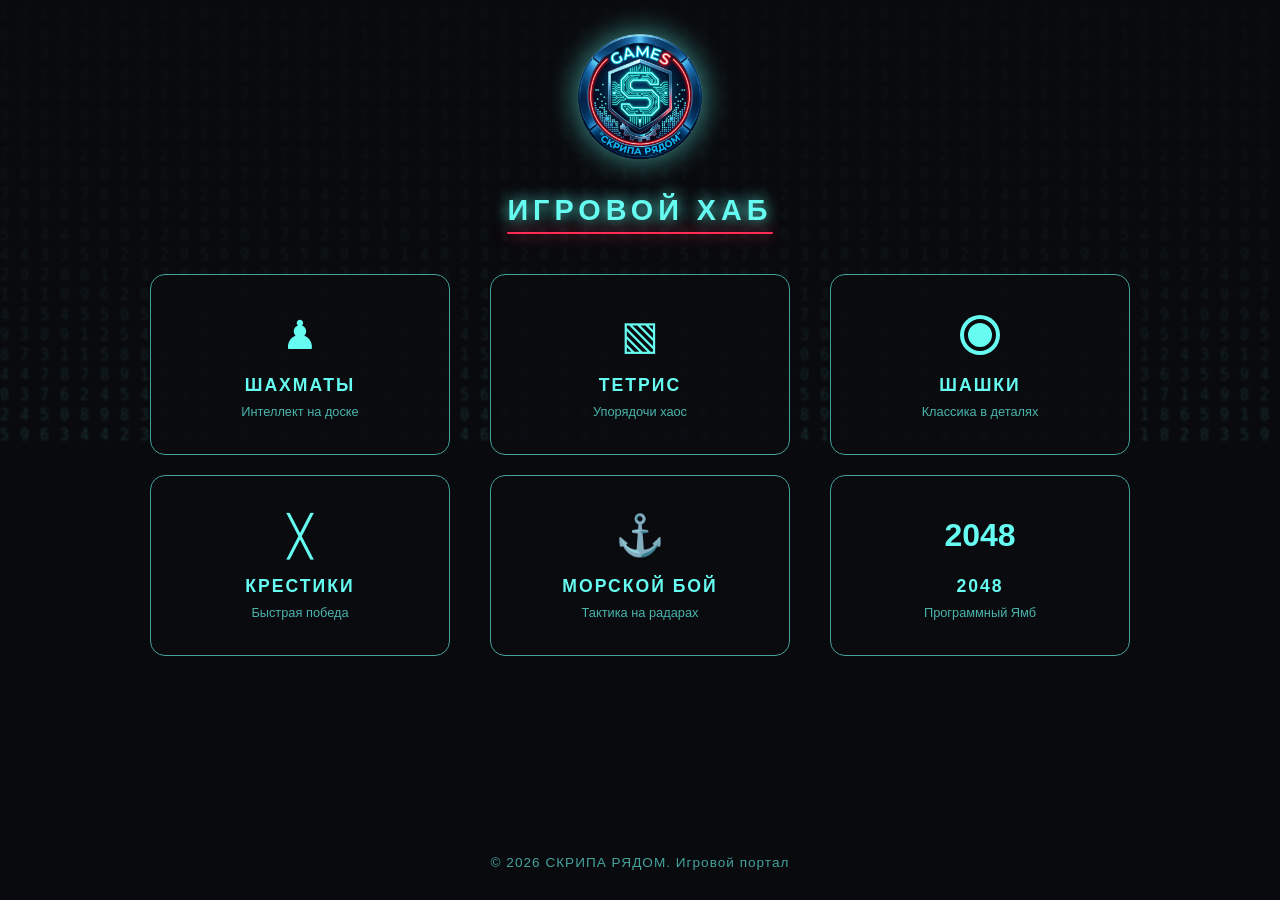
<file: games/index.html>
<!DOCTYPE html>
<html lang="ru">
<head>
    <meta charset="UTF-8">
    <meta name="viewport" content="width=device-width, initial-scale=1.0">
    <title>SCRIPA GAMES: ИГРОВОЙ ХАБ</title>
    <style>
        :root { 
            --neon: #66fcf1; 
            --dark: #0b0c10; 
            --accent: #45a29e; 
            --logo-red: #ff2d55; 
        }

        body { 
            background: var(--dark); 
            color: var(--neon); 
            font-family: 'Segoe UI', Tahoma, Geneva, Verdana, sans-serif; 
            display: flex; 
            flex-direction: column; 
            align-items: center; 
            justify-content: flex-start; 
            min-height: 100vh; 
            margin: 0; 
            padding: 30px 15px; 
            box-sizing: border-box;
            overflow-x: hidden;
        }

        /* ФОН МАТРИЦА (IDENTICAL TO TETRIS) */
        #bg-canvas {
            position: fixed;
            top: 0;
            left: 0;
            width: 100%;
            height: 100%;
            z-index: -1;
            opacity: 0.15;
            filter: blur(1px);
        }

        /* Тот самый большой и четкий логотип */
        .logo-container { margin-bottom: 20px; z-index: 1; }
        .logo { 
            width: 240px; 
            height: auto; 
            display: block;
            filter: drop-shadow(0 0 15px rgba(102, 252, 241, 0.6));
            image-rendering: -webkit-optimize-contrast;
            transition: 0.3s;
        }

        .title-wrapper {
            display: flex;
            flex-direction: column;
            align-items: center;
            margin-bottom: 40px;
            z-index: 1;
        }

        h1 { 
            font-size: 1.8rem; 
            letter-spacing: 5px; 
            text-transform: uppercase; 
            margin: 10px 0 5px; 
            text-shadow: 0 0 15px var(--neon);
            white-space: nowrap;
        }

        .red-line {
            width: 100%; 
            height: 2px;
            background: var(--logo-red);
            box-shadow: 0 0 15px var(--logo-red);
            border-radius: 2px;
        }

        /* Сетка под твои папки */
        .menu-container { 
            display: grid;
            grid-template-columns: repeat(3, 1fr); 
            gap: 20px; 
            width: 100%; 
            max-width: 1000px; 
            justify-items: center;
            z-index: 1;
        }

        .game-card { 
            width: 100%; max-width: 300px; 
            padding: 35px 20px; 
            border: 1px solid var(--accent); 
            border-radius: 15px; 
            text-decoration: none; 
            color: var(--neon); 
            text-align: center; 
            transition: 0.3s;
            background: rgba(11, 12, 16, 0.8);
            display: flex;
            flex-direction: column;
            align-items: center;
            box-sizing: border-box;
            backdrop-filter: blur(2px);
        }

        .game-card:hover { 
            background: var(--neon); 
            color: var(--dark); 
            box-shadow: 0 0 30px var(--neon); 
            transform: translateY(-5px);
        }

        .icon { font-size: 2.5rem; margin-bottom: 15px; display: flex; align-items: center; justify-content: center; min-height: 50px; }
        
        .icon svg { fill: currentColor; width: 48px; height: 48px; }

        .game-title {
            font-size: 1.1rem; font-weight: bold; text-transform: uppercase;
            letter-spacing: 2px; margin-bottom: 8px;
        }

        .game-card span { display: block; font-size: 0.8rem; opacity: 0.7; }

        footer {
            margin-top: auto; padding-top: 50px;
            color: var(--accent); font-size: 0.85rem;
            letter-spacing: 1px; text-align: center;
            z-index: 1;
        }

        @media (max-width: 900px) {
            .menu-container { grid-template-columns: 1fr; }
            h1 { font-size: 1.5rem; letter-spacing: 3px; }
            .logo { width: 180px; }
        }
    </style>
</head>
<body>

    <canvas id="bg-canvas"></canvas>

    <div class="logo-container">
        <img src="assets/logo_games.png" alt="SCRIPA LOGO" class="logo">
    </div>

    <div class="title-wrapper">
        <h1>Игровой Хаб</h1>
        <div class="red-line"></div>
    </div>
    
    <div class="menu-container">
        <a href="chess/index.html" class="game-card">
            <div class="icon">&#9823;</div>
            <div class="game-title">Шахматы</div>
            <span>Интеллект на доске</span>
        </a>

        <a href="tetris/index.html" class="game-card">
            <div class="icon">&#9639;</div>
            <div class="game-title">Тетрис</div>
            <span>Упорядочи хаос</span>
        </a>

        <a href="checkers/index.html" class="game-card">
            <div class="icon">
                <svg viewBox="0 0 24 24"><path d="M12,2A10,10 0 0,0 2,12A10,10 0 0,0 12,22A10,10 0 0,0 22,12A10,10 0 0,0 12,2M12,4A8,8 0 0,1 20,12A8,8 0 0,1 12,20A8,8 0 0,1 4,12A8,8 0 0,1 12,4M12,6A6,6 0 0,0 6,12A6,6 0 0,0 12,18A6,6 0 0,0 18,12A6,6 0 0,0 12,6Z" /></svg>
            </div>
            <div class="game-title">Шашки</div>
            <span>Классика в деталях</span>
        </a>

        <a href="tictactoe/index.html" class="game-card">
            <div class="icon">&#9587;</div>
            <div class="game-title">Крестики</div>
            <span>Быстрая победа</span>
        </a>

        <a href="battleship/index.html" class="game-card">
            <div class="icon">&#9875;</div>
            <div class="game-title">Морской Бой</div>
            <span>Тактика на радарах</span>
        </a>

        <a href="2048/index.html" class="game-card">
            <div class="icon" style="font-weight: bold; font-size: 2rem;">2048</div>
            <div class="game-title">2048</div>
            <span>Программный Ямб</span>
        </a>
    </div>

    <footer>
        © 2026 СКРИПА РЯДОМ. Игровой портал
    </footer>

    <script>
        const canvas = document.getElementById('bg-canvas');
        const ctx = canvas.getContext('2d');

        let width = canvas.width = window.innerWidth;
        let height = canvas.height = window.innerHeight;

        let columns = Math.floor(width / 20);
        const drops = Array(columns).fill(1);

        function drawMatrix() {
            ctx.fillStyle = 'rgba(11, 12, 16, 0.1)';
            ctx.fillRect(0, 0, width, height);

            ctx.fillStyle = '#66fcf1';
            ctx.font = '15px monospace';

            for (let i = 0; i < drops.length; i++) {
                const text = Math.floor(Math.random() * 10);
                ctx.fillText(text, i * 20, drops[i] * 20);

                if (drops[i] * 20 > height && Math.random() > 0.975) {
                    drops[i] = 0;
                }
                drops[i]++;
            }
        }

        window.addEventListener('resize', () => {
            width = canvas.width = window.innerWidth;
            height = canvas.height = window.innerHeight;
            columns = Math.floor(width / 20);
            drops.length = columns;
            drops.fill(1);
        });

        setInterval(drawMatrix, 50);
    </script>
</body>
</html>
</file>
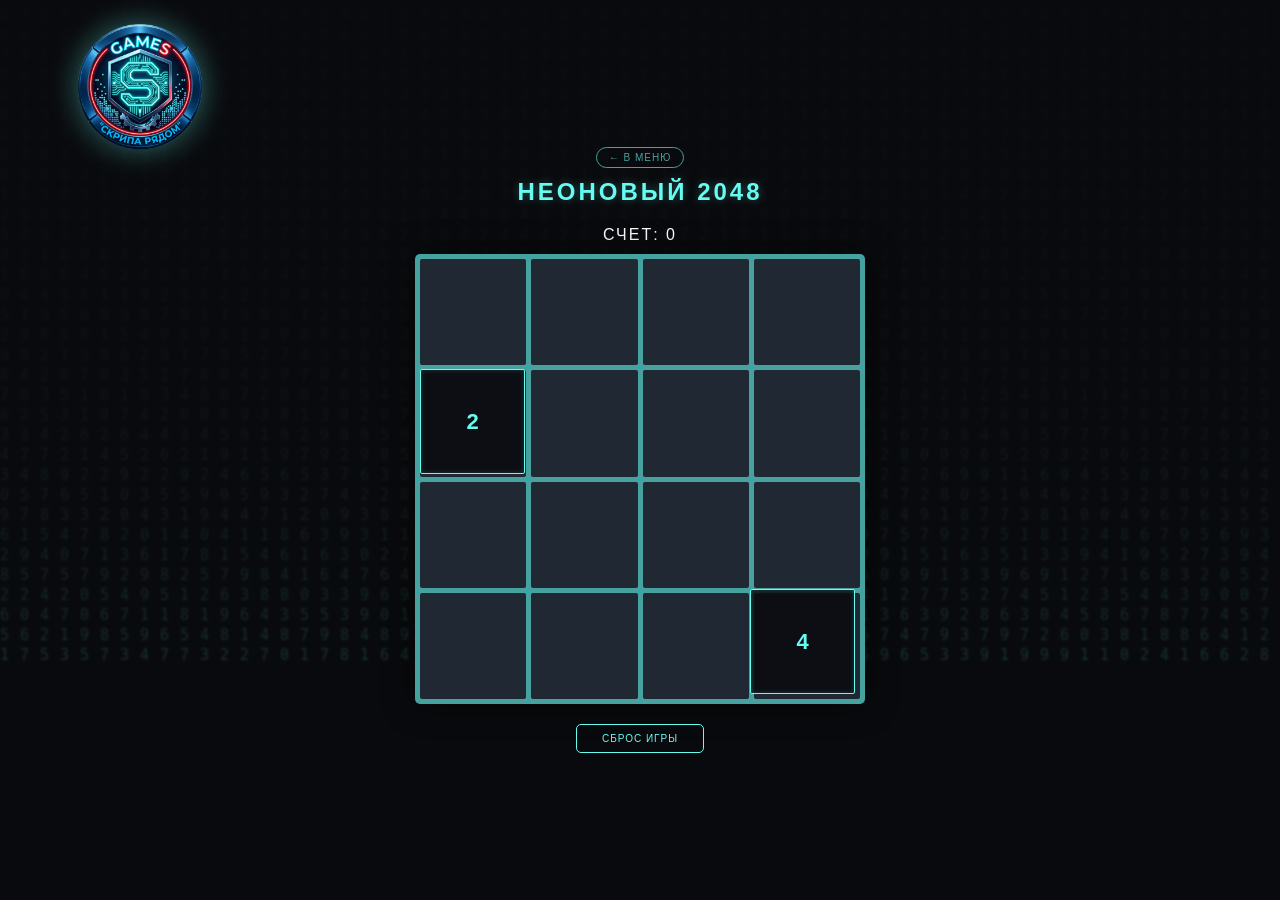
<file: games/2048/index.html>
<!DOCTYPE html>
<html lang="ru">
<head>
    <meta charset="UTF-8">
    <meta name="viewport" content="width=device-width, initial-scale=1.0, maximum-scale=1.0, user-scalable=no">
    <title>SCRIPA 2048: NEON EDITION</title>
    <style>
        :root {
            --neon: #66fcf1;
            --dark: #0b0c10;
            --accent: #45a29e;
            --cell-bg: #1f2833;
        }

        * { box-sizing: border-box; }

        body {
            background: var(--dark);
            color: var(--neon);
            font-family: 'Segoe UI', Tahoma, sans-serif;
            display: flex;
            flex-direction: column;
            align-items: center;
            justify-content: center;
            margin: 0;
            height: 100vh;
            overflow: hidden; 
            touch-action: none;
        }

        /* MATRIX BACKGROUND (STANDARDS) */
        #bg-canvas {
            position: fixed;
            top: 0;
            left: 0;
            width: 100%;
            height: 100%;
            z-index: -1;
            opacity: 0.15;
            filter: blur(1px);
        }

        /* УНИВЕРСАЛЬНАЯ ШАПКА SCRIPA */
        .scripa-header-fixed {
            position: absolute;
            top: 20px;
            left: 20px;
            z-index: 100;
        }

        .main-logo-img {
            width: 240px; 
            height: auto;
            display: block;
            filter: drop-shadow(0 0 15px rgba(102, 252, 241, 0.4));
            transition: 0.3s ease-in-out;
            image-rendering: -webkit-optimize-contrast;
        }

        .main-logo-img:hover {
            filter: drop-shadow(0 0 25px rgba(102, 252, 241, 0.9));
            opacity: 0.9;
        }

        .header-content {
            text-align: center;
            display: flex;
            flex-direction: column;
            align-items: center;
            gap: 10px;
            margin-bottom: 10px;
            z-index: 1;
        }

        .back-btn {
            text-decoration: none; 
            color: var(--accent); 
            border: 1px solid var(--accent);
            padding: 4px 12px; 
            border-radius: 20px; 
            font-size: 10px; 
            text-transform: uppercase;
            letter-spacing: 1px;
            transition: 0.3s ease-in-out;
            background: transparent;
        }

        .back-btn:hover {
            color: var(--neon);
            border-color: var(--neon);
            box-shadow: 0 0 15px rgba(102, 252, 241, 0.6);
            background: rgba(102, 252, 241, 0.05);
        }

        .game-title {
            font-size: 1.5rem;
            font-weight: bold;
            letter-spacing: 3px;
            text-transform: uppercase;
            color: var(--neon);
            text-shadow: 0 0 10px rgba(102, 252, 241, 0.3);
            margin: 0;
        }

        .score-box { 
            font-size: 16px; 
            margin: 10px 0; 
            letter-spacing: 2px; 
            color: #fff;
            z-index: 1;
        }

        .game-board {
            position: relative;
            background: var(--accent);
            padding: 5px;
            border-radius: 5px;
            box-shadow: 0 0 30px rgba(0,0,0,0.5);
            touch-action: none;
            z-index: 1;
        }

        .grid-bg {
            display: grid;
            grid-template-columns: repeat(4, 1fr);
            grid-template-rows: repeat(4, 1fr);
            gap: 5px;
            width: 100%;
            height: 100%;
        }

        .grid-cell { background: var(--cell-bg); border-radius: 2px; }

        .tile {
            position: absolute;
            display: flex;
            align-items: center;
            justify-content: center;
            font-size: 22px;
            font-weight: bold;
            border-radius: 2px;
            transition: transform 0.1s ease-in-out;
            z-index: 10;
            border: 1px solid var(--neon);
            background: rgba(11, 12, 16, 0.9);
            color: var(--neon);
            box-shadow: inset 0 0 5px rgba(102, 252, 241, 0.2);
        }

        .controls { margin-top: 20px; z-index: 1; }
        .reset-btn {
            background: transparent; 
            color: var(--neon); 
            border: 1px solid var(--neon);
            padding: 8px 25px; 
            border-radius: 5px; 
            cursor: pointer; 
            font-size: 10px; 
            text-transform: uppercase; 
            font-family: inherit;
            letter-spacing: 1px;
            transition: 0.3s ease-in-out;
            outline: none;
        }

        .reset-btn:hover {
            background: var(--neon);
            color: #000;
            box-shadow: 0 0 20px rgba(102, 252, 241, 0.8);
        }

        /* МОБИЛЬНАЯ ВЕРСИЯ: Убираем логотип и поднимаем всё выше */
        @media (max-width: 600px) {
            .scripa-header-fixed { display: none; } /* Логотип убран */
            .header-content { margin-top: -40px; } /* Весь контент поднят выше */
            .game-title { font-size: 1.2rem; }
            .score-box { margin: 5px 0; }
            .controls { margin-top: 15px; }
        }
    </style>
</head>
<body>

<canvas id="bg-canvas"></canvas>

<div class="scripa-header-fixed">
    <a href="../index.html">
        <img src="../assets/logo_games.png" alt="SCRIPA GAMES" class="main-logo-img">
    </a>
</div>

<div class="header-content">
    <a href="../index.html" class="back-btn">← в меню</a>
    <h1 class="game-title">НЕОНОВЫЙ 2048</h1>
</div>

<div class="score-box">СЧЕТ: <span id="score">0</span></div>

<div class="game-board" id="board-container">
    <div class="grid-bg">
        <div class="grid-cell"></div><div class="grid-cell"></div><div class="grid-cell"></div><div class="grid-cell"></div>
        <div class="grid-cell"></div><div class="grid-cell"></div><div class="grid-cell"></div><div class="grid-cell"></div>
        <div class="grid-cell"></div><div class="grid-cell"></div><div class="grid-cell"></div><div class="grid-cell"></div>
        <div class="grid-cell"></div><div class="grid-cell"></div><div class="grid-cell"></div><div class="grid-cell"></div>
    </div>
</div>

<div class="controls">
    <button class="reset-btn" onclick="resetGame()">Сброс игры</button>
</div>

<script>
    // MATRIX BACKGROUND
    const bgCanvas = document.getElementById('bg-canvas');
    const bgCtx = bgCanvas.getContext('2d');
    let bgW = bgCanvas.width = window.innerWidth;
    let bgH = bgCanvas.height = window.innerHeight;
    const drops = Array(Math.floor(bgW / 20)).fill(1);

    function drawBackground() {
        bgCtx.fillStyle = 'rgba(11, 12, 16, 0.1)';
        bgCtx.fillRect(0, 0, bgW, bgH);
        bgCtx.fillStyle = '#66fcf1';
        bgCtx.font = '15px monospace';
        for (let i = 0; i < drops.length; i++) {
            const text = Math.floor(Math.random() * 10);
            bgCtx.fillText(text, i * 20, drops[i] * 20);
            if (drops[i] * 20 > bgH && Math.random() > 0.975) drops[i] = 0;
            drops[i]++;
        }
    }

    // ENGINE
    const container = document.getElementById('board-container');
    const scoreEl = document.getElementById('score');
    let board = Array(16).fill(null);
    let score = 0;

    function setupBoardSize() {
        const availableHeight = window.innerHeight - 200; 
        const availableWidth = window.innerWidth - 40;
        const size = Math.min(availableWidth, availableHeight, 450);
        
        container.style.width = `${size}px`;
        container.style.height = `${size}px`;
    }

    function addTile() {
        let empty = board.map((v, i) => v === null ? i : null).filter(v => v !== null);
        if (empty.length) board[empty[Math.floor(Math.random() * empty.length)]] = Math.random() < 0.9 ? 2 : 4;
    }

    function render() {
        container.querySelectorAll('.tile').forEach(t => t.remove());
        const boardWidth = container.clientWidth;
        const cellSize = (boardWidth - 10) / 4; 
        
        board.forEach((val, i) => {
            if (val !== null) {
                const tile = document.createElement('div');
                tile.className = 'tile';
                tile.innerText = val;
                const col = i % 4;
                const row = Math.floor(i / 4);
                
                tile.style.width = `${cellSize - 5}px`;
                tile.style.height = `${cellSize - 5}px`;
                tile.style.left = `${col * cellSize + 5}px`;
                tile.style.top = `${row * cellSize + 5}px`;
                container.appendChild(tile);
            }
        });
    }

    function slide(dir) {
        let moved = false;
        let res = [...board];
        for (let i = 0; i < 4; i++) {
            let line = [];
            for (let j = 0; j < 4; j++) {
                let idx = (dir === 'left' || dir === 'right') ? (i * 4 + j) : (j * 4 + i);
                line.push(res[idx]);
            }
            if (dir === 'right' || dir === 'down') line.reverse();
            let f = line.filter(v => v !== null);
            for (let j = 0; j < f.length - 1; j++) {
                if (f[j] === f[j+1]) { f[j] *= 2; score += f[j]; f.splice(j+1, 1); moved = true; }
            }
            while (f.length < 4) f.push(null);
            if (dir === 'right' || dir === 'down') f.reverse();
            for (let j = 0; j < 4; j++) {
                let idx = (dir === 'left' || dir === 'right') ? (i * 4 + j) : (j * 4 + i);
                if (res[idx] !== f[j]) moved = true;
                res[idx] = f[j];
            }
        }
        if (moved) { board = res; addTile(); scoreEl.innerText = score; render(); }
    }

    window.onkeydown = e => { if(e.key.includes('Arrow')) slide(e.key.replace('Arrow','').toLowerCase()); };
    
    let sX, sY;
    container.addEventListener('touchstart', e => { 
        sX = e.touches[0].clientX; 
        sY = e.touches[0].clientY; 
    }, {passive: false});

    container.addEventListener('touchmove', e => { e.preventDefault(); }, {passive: false});

    container.addEventListener('touchend', e => {
        let dX = e.changedTouches[0].clientX - sX, dY = e.changedTouches[0].clientY - sY;
        if (Math.max(Math.abs(dX), Math.abs(dY)) > 30) {
            slide(Math.abs(dX) > Math.abs(dY) ? (dX > 0 ? 'right' : 'left') : (dY > 0 ? 'down' : 'up'));
        }
    }, {passive: false});

    function resetGame() {
        board = Array(16).fill(null);
        score = 0;
        scoreEl.innerText = score;
        setupBoardSize();
        addTile(); addTile();
        render();
    }

    function animate() {
        drawBackground();
        requestAnimationFrame(animate);
    }

    window.onresize = () => { 
        bgW = bgCanvas.width = window.innerWidth; 
        bgH = bgCanvas.height = window.innerHeight; 
        setupBoardSize(); 
        render(); 
    };

    resetGame();
    animate();
</script>
</body>
</html>
</file>
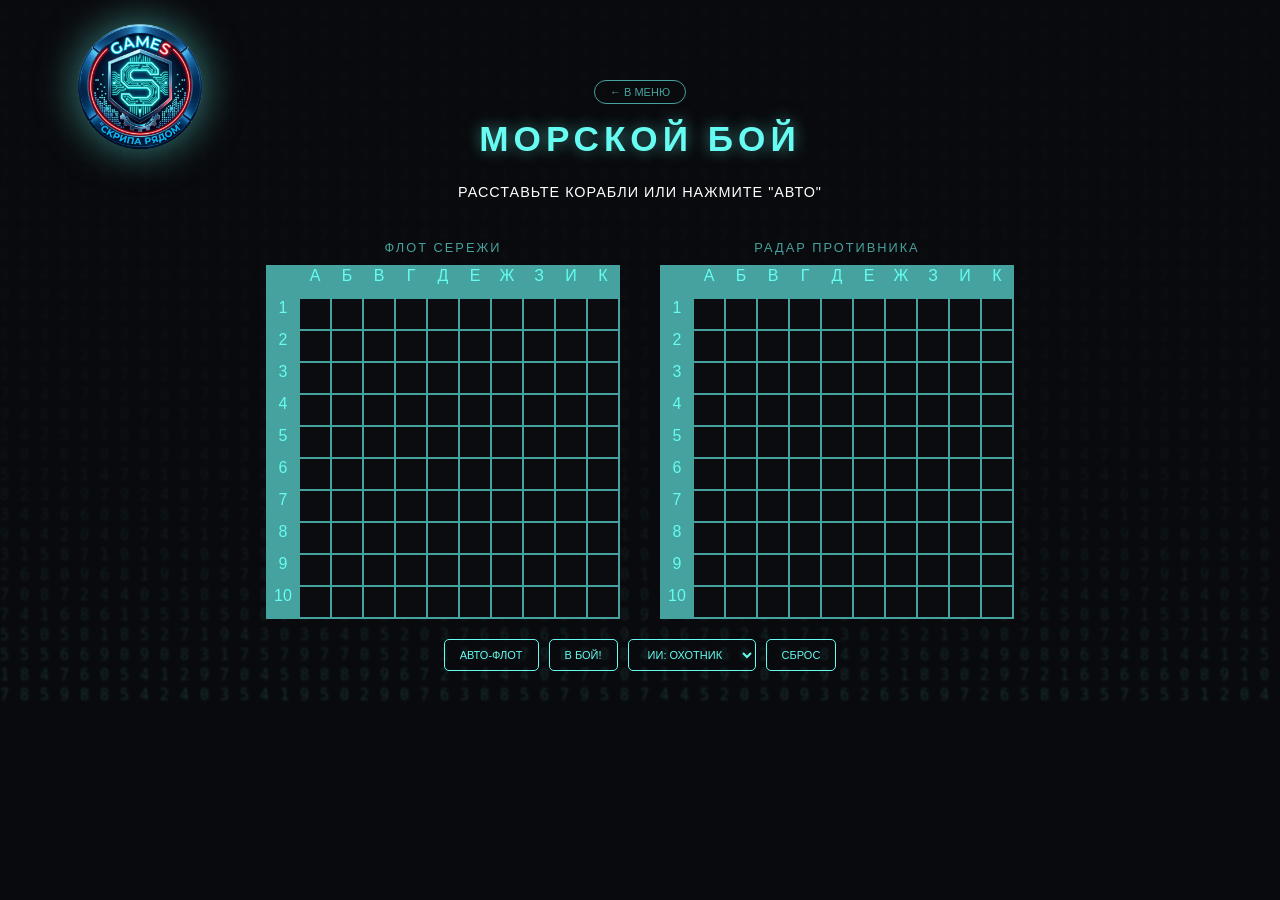
<file: games/battleship/index.html>
<!DOCTYPE html>
<html lang="ru">
<head>
    <meta charset="UTF-8">
    <meta name="viewport" content="width=device-width, initial-scale=1.0, maximum-scale=1.0, user-scalable=no">
    <title>SCRIPA: BATTLESHIP NEON</title>
    <style>
        :root { 
            --neon: #66fcf1; 
            --dark-bg: #0b0c10; 
            --accent: #45a29e;
            --hit: #ff4422;
            --miss: #1f2833;
        }

        * { box-sizing: border-box; }

        body { 
            background: var(--dark-bg); 
            color: var(--neon); 
            font-family: 'Segoe UI', sans-serif; 
            display: flex; 
            flex-direction: column; 
            align-items: center; 
            min-height: 100vh; 
            margin: 0; 
            overflow-x: hidden;
            touch-action: manipulation;
        }

        /* MATRIX BACKGROUND */
        #bg-canvas {
            position: fixed;
            top: 0;
            left: 0;
            width: 100%;
            height: 100%;
            z-index: -1;
            opacity: 0.15;
            filter: blur(1px);
        }

        /* УНИВЕРСАЛЬНАЯ ШАПКА */
        .scripa-header-fixed {
            position: absolute;
            top: 20px;
            left: 20px;
            z-index: 100;
        }

        .main-logo-img {
            width: 240px; 
            height: auto;
            display: block;
            filter: drop-shadow(0 0 20px rgba(102, 252, 241, 0.5));
            transition: 0.3s ease-in-out;
        }
        .main-logo-img:hover { filter: drop-shadow(0 0 30px var(--neon)); opacity: 0.9; }

        .header-content {
            margin-top: 80px;
            margin-bottom: 20px;
            text-align: center;
            display: flex;
            flex-direction: column;
            align-items: center;
            gap: 15px;
            z-index: 1;
        }

        .back-btn {
            text-decoration: none; color: var(--accent); border: 1px solid var(--accent);
            padding: 5px 15px; border-radius: 20px; font-size: 11px; text-transform: uppercase; transition: 0.3s;
        }
        .back-btn:hover { color: var(--neon); border-color: var(--neon); box-shadow: 0 0 10px var(--neon); }

        .game-title {
            font-size: 2.2rem;
            font-weight: bold;
            letter-spacing: 5px;
            text-transform: uppercase;
            color: var(--neon);
            text-shadow: 0 0 15px rgba(102, 252, 241, 0.5);
            margin: 0;
        }

        /* СЕТКА И КОНТЕЙНЕРЫ */
        .boards-container { 
            display: flex; 
            gap: 40px; 
            flex-wrap: wrap; 
            justify-content: center; 
            padding: 20px; 
            z-index: 1;
        }
        .board-wrapper { text-align: center; }
        .board-label { margin-bottom: 10px; text-transform: uppercase; letter-spacing: 2px; color: var(--accent); font-size: 0.8rem; }

        .grid { 
            display: grid; 
            grid-template-columns: repeat(11, 30px); 
            grid-template-rows: repeat(11, 30px); 
            gap: 2px; 
            background: var(--accent); 
            border: 2px solid var(--accent); 
        }

        .cell { 
            background: var(--dark-bg); 
            display: flex; 
            align-items: center; 
            justify-content: center; 
            font-size: 10px; 
            cursor: pointer; 
            transition: 0.2s; 
            position: relative;
        }
        .cell.coord { background: #1f2833; color: var(--neon); cursor: default; font-weight: bold; font-size: 12px; }
        .cell.ship { background: #1f2833; border: 1px solid var(--neon); box-shadow: inset 0 0 5px var(--neon); }
        .cell.hit { background: var(--hit); box-shadow: inset 0 0 10px #000; }
        .cell.hit::before { content: "✕"; color: #fff; font-size: 16px; }
        .cell.miss::after { content: ""; width: 6px; height: 6px; background: var(--accent); border-radius: 50%; }

        .controls { margin-bottom: 40px; display: flex; gap: 10px; flex-wrap: wrap; justify-content: center; z-index: 1; }
        button, select {
            background: transparent; color: var(--neon); border: 1px solid var(--neon);
            padding: 8px 15px; border-radius: 5px; cursor: pointer; font-size: 11px; 
            text-transform: uppercase; transition: 0.3s; font-family: inherit; outline: none;
        }
        button:hover, select:hover { background: var(--neon); color: #000; box-shadow: 0 0 15px var(--neon); }
        select option { background: var(--dark-bg); color: var(--neon); }

        /* АДАПТИВНОСТЬ ДЛЯ МОБИЛОК */
        @media (max-width: 800px) {
            .scripa-header-fixed { display: none; } /* Убираем логотип */
            .header-content { margin-top: 20px; }
            .game-title { font-size: 1.5rem; }
            .boards-container { flex-direction: column; gap: 20px; padding: 10px; } /* Окна вертикально */
            .grid { 
                grid-template-columns: repeat(11, 7.5vw); 
                grid-template-rows: repeat(11, 7.5vw); 
            }
            .cell.coord { font-size: 10px; }
        }
    </style>
</head>
<body>

<canvas id="bg-canvas"></canvas>

<div class="scripa-header-fixed">
    <a href="../index.html">
        <img src="../assets/logo_games.png" alt="SCRIPA GAMES" class="main-logo-img" title="Вернуться в меню">
    </a>
</div>

<div class="header-content">
    <a href="../index.html" class="back-btn">← в меню</a>
    <h1 class="game-title">МОРСКОЙ БОЙ</h1>
    <div id="status" style="margin-top: 10px; font-size: 0.9rem; letter-spacing: 1px; color: #fff;">РАССТАВЬТЕ КОРАБЛИ ИЛИ НАЖМИТЕ "АВТО"</div>
</div>

<div class="boards-container">
    <div class="board-wrapper">
        <div class="board-label">ФЛОТ СЕРЕЖИ</div>
        <div id="player-grid" class="grid"></div>
    </div>
    <div class="board-wrapper">
        <div class="board-label">РАДАР ПРОТИВНИКА</div>
        <div id="enemy-grid" class="grid"></div>
    </div>
</div>

<div class="controls">
    <button onclick="autoPlace('player')">Авто-флот</button>
    <button onclick="startGame()">В БОЙ!</button>
    <select id="diff-select">
        <option value="easy">ИИ: НОВИЧОК</option>
        <option value="hunter" selected>ИИ: ОХОТНИК</option>
    </select>
    <button onclick="location.reload()">Сброс</button>
</div>

<script>
    // MATRIX BACKGROUND LOGIC
    const bgCanvas = document.getElementById('bg-canvas');
    const bgCtx = bgCanvas.getContext('2d');
    let bgW = bgCanvas.width = window.innerWidth;
    let bgH = bgCanvas.height = window.innerHeight;
    const drops = Array(Math.floor(bgW / 20)).fill(1);

    function drawBackground() {
        bgCtx.fillStyle = 'rgba(11, 12, 16, 0.1)';
        bgCtx.fillRect(0, 0, bgW, bgH);
        bgCtx.fillStyle = '#66fcf1';
        bgCtx.font = '15px monospace';
        for (let i = 0; i < drops.length; i++) {
            const text = Math.floor(Math.random() * 10);
            bgCtx.fillText(text, i * 20, drops[i] * 20);
            if (drops[i] * 20 > bgH && Math.random() > 0.975) drops[i] = 0;
            drops[i]++;
        }
    }

    // GAME LOGIC
    const SIZE = 10;
    let playerBoard = Array(SIZE * SIZE).fill(0);
    let enemyBoard = Array(SIZE * SIZE).fill(0);
    let playerShots = Array(SIZE * SIZE).fill(0);
    let enemyShots = Array(SIZE * SIZE).fill(0);
    let gameStarted = false;
    let hunterTarget = null;

    function createGrid(elId, isEnemy) {
        const grid = document.getElementById(elId);
        grid.innerHTML = '';
        grid.appendChild(createCell('', 'coord'));
        'АБВГДЕЖЗИК'.split('').forEach(l => grid.appendChild(createCell(l, 'coord')));
        
        for (let r = 0; r < SIZE; r++) {
            grid.appendChild(createCell(r + 1, 'coord'));
            for (let c = 0; c < SIZE; c++) {
                const cell = createCell('', 'cell');
                cell.dataset.idx = r * SIZE + c;
                if (isEnemy) cell.onclick = () => handleShot(r * SIZE + c);
                grid.appendChild(cell);
            }
        }
    }

    function createCell(txt, cls) {
        const div = document.createElement('div');
        div.className = cls;
        div.innerText = txt;
        return div;
    }

    function autoPlace(who) {
        const board = who === 'player' ? playerBoard : enemyBoard;
        board.fill(0);
        const ships = [4, 3, 3, 2, 2, 2, 1, 1, 1, 1];
        
        ships.forEach(s => {
            let placed = false;
            while (!placed) {
                let vertical = Math.random() > 0.5;
                let r = Math.floor(Math.random() * SIZE);
                let c = Math.floor(Math.random() * SIZE);
                if (canPlace(board, r, c, s, vertical)) {
                    for (let i = 0; i < s; i++) {
                        let idx = vertical ? (r + i) * SIZE + c : r * SIZE + (c + i);
                        board[idx] = 1;
                    }
                    placed = true;
                }
            }
        });
        render();
    }

    function canPlace(board, r, c, len, vert) {
        for (let i = 0; i < len; i++) {
            let currR = vert ? r + i : r;
            let currC = vert ? c : c + i;
            if (currR >= SIZE || currC >= SIZE || board[currR * SIZE + currC]) return false;
            for (let dr = -1; dr <= 1; dr++) {
                for (let dc = -1; dc <= 1; dc++) {
                    let nr = currR + dr, nc = currC + dc;
                    if (nr >= 0 && nr < SIZE && nc >= 0 && nc < SIZE && board[nr * SIZE + nc]) return false;
                }
            }
        }
        return true;
    }

    function render() {
        playerBoard.forEach((val, i) => {
            const cell = document.querySelector(`#player-grid [data-idx='${i}']`);
            if (cell) {
                cell.className = 'cell' + (val ? ' ship' : '');
                if (enemyShots[i]) cell.classList.add(val ? 'hit' : 'miss');
            }
        });
        enemyBoard.forEach((val, i) => {
            const cell = document.querySelector(`#enemy-grid [data-idx='${i}']`);
            if (cell) {
                cell.className = 'cell';
                if (playerShots[i]) cell.classList.add(val ? 'hit' : 'miss');
            }
        });
    }

    function startGame() {
        if (!playerBoard.includes(1)) { alert('Сначала расставьте флот!'); return; }
        autoPlace('enemy');
        gameStarted = true;
        document.getElementById('status').innerText = "ОГОНЬ ПО ПРАВОМУ БОРТУ!";
    }

    function handleShot(idx) {
        if (!gameStarted || playerShots[idx]) return;
        playerShots[idx] = 1;
        render();
        if (enemyBoard[idx]) {
            checkWin();
        } else {
            gameStarted = false;
            setTimeout(aiTurn, 600);
        }
    }

    function aiTurn() {
        let idx;
        const diff = document.getElementById('diff-select').value;
        if (diff === 'hunter' && hunterTarget !== null) {
            idx = findHunterShot();
        } else {
            let empty = enemyShots.map((v, i) => v === 0 ? i : null).filter(v => v !== null);
            idx = empty[Math.floor(Math.random() * empty.length)];
        }
        enemyShots[idx] = 1;
        if (playerBoard[idx]) {
            hunterTarget = idx;
            render();
            if (!checkWin()) setTimeout(aiTurn, 600);
        } else {
            gameStarted = true;
            render();
        }
    }

    function findHunterShot() {
        const neighbors = [hunterTarget-1, hunterTarget+1, hunterTarget-SIZE, hunterTarget+SIZE];
        const valid = neighbors.filter(n => n >= 0 && n < 100 && enemyShots[n] === 0);
        if (valid.length > 0) return valid[Math.floor(Math.random() * valid.length)];
        hunterTarget = null;
        let empty = enemyShots.map((v, i) => v === 0 ? i : null).filter(v => v !== null);
        return empty[Math.floor(Math.random() * empty.length)];
    }

    function checkWin() {
        const playerLost = playerBoard.every((v, i) => v === 0 || enemyShots[i] === 1);
        const enemyLost = enemyBoard.every((v, i) => v === 0 || playerShots[i] === 1);
        if (playerLost || enemyLost) {
            document.getElementById('status').innerText = playerLost ? "ВАШ ФЛОТ ПОТОПЛЕН!" : "ПОБЕДА! ВЫ ХОЗЯИН МОРЕЙ!";
            gameStarted = false;
            return true;
        }
        return false;
    }

    function animate() {
        drawBackground();
        requestAnimationFrame(animate);
    }

    window.onresize = () => { 
        bgW = bgCanvas.width = window.innerWidth; 
        bgH = bgCanvas.height = window.innerHeight; 
    };

    createGrid('player-grid', false);
    createGrid('enemy-grid', true);
    animate();
</script>
</body>
</html>
</file>
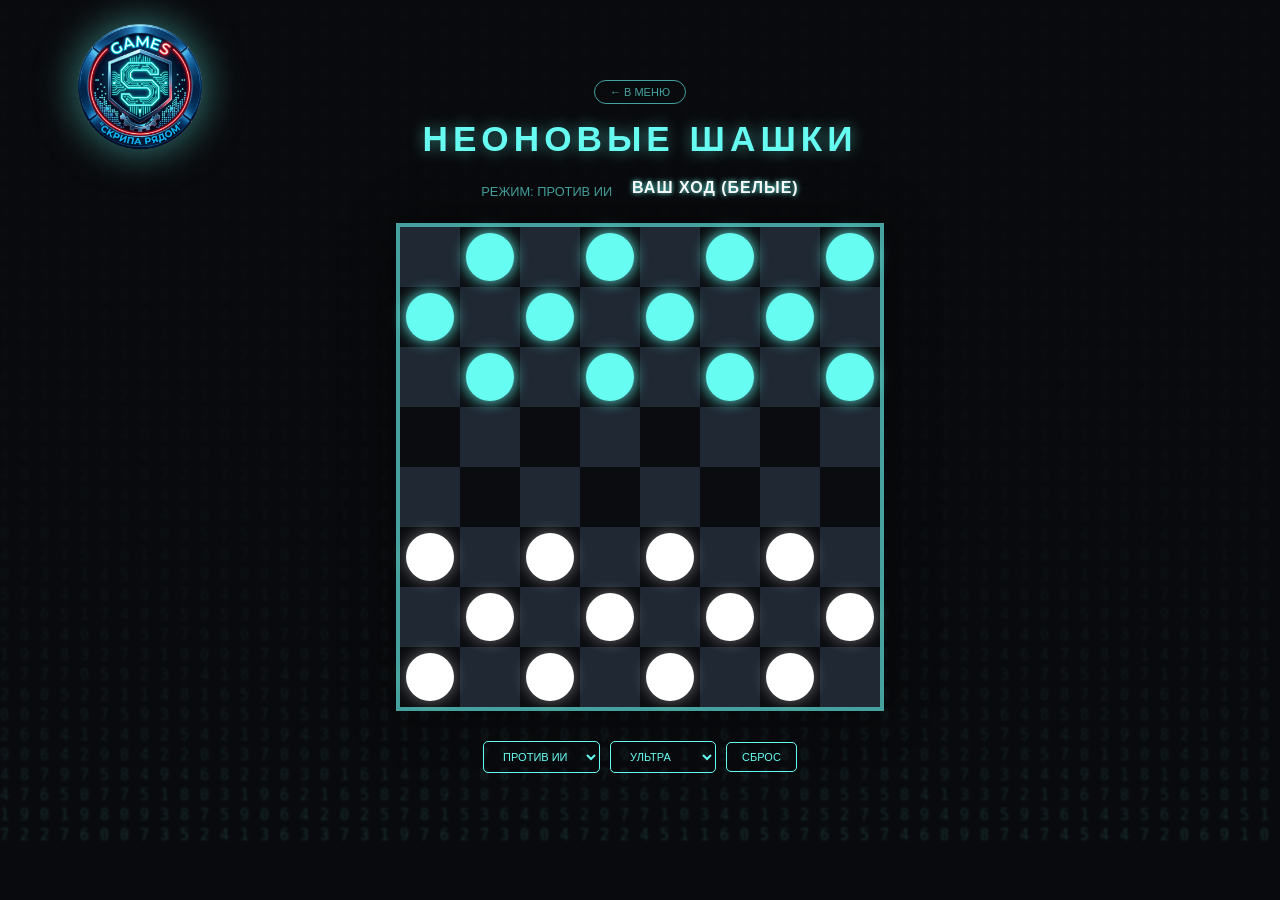
<file: games/checkers/index.html>
<!DOCTYPE html>
<html lang="ru">
<head>
    <meta charset="UTF-8">
    <meta name="viewport" content="width=device-width, initial-scale=1.0, maximum-scale=1.0, user-scalable=no">
    <title>СКРИПА РЯДОМ: NEON CHECKERS</title>
    <style>
        :root { 
            --neon: #66fcf1; 
            --dark-bg: #0b0c10; 
            --cell-white: #1f2833; 
            --cell-black: #0b0c10; 
            --accent: #45a29e;
            --red: #ff4422;
        }

        * { box-sizing: border-box; }

        body { 
            background: var(--dark-bg); 
            color: var(--neon); 
            font-family: 'Segoe UI', sans-serif; 
            display: flex; 
            flex-direction: column; 
            align-items: center; 
            min-height: 100vh; 
            margin: 0; 
            overflow-x: hidden;
            touch-action: manipulation;
        }

        /* MATRIX BACKGROUND */
        #bg-canvas {
            position: fixed;
            top: 0;
            left: 0;
            width: 100%;
            height: 100%;
            z-index: -1;
            opacity: 0.15;
            filter: blur(1px);
        }

        /* УНИВЕРСАЛЬНАЯ ШАПКА */
        .scripa-header-fixed {
            position: absolute;
            top: 20px;
            left: 20px;
            z-index: 100;
        }

        .main-logo-img {
            width: 240px; 
            height: auto;
            display: block;
            filter: drop-shadow(0 0 20px rgba(102, 252, 241, 0.5));
            transition: 0.3s;
        }
        .main-logo-img:hover { opacity: 0.8; }

        .header-content {
            margin-top: 80px;
            margin-bottom: 20px;
            text-align: center;
            display: flex;
            flex-direction: column;
            align-items: center;
            gap: 15px;
            z-index: 1;
        }

        .back-btn {
            text-decoration: none; color: var(--accent); border: 1px solid var(--accent);
            padding: 5px 15px; border-radius: 20px; font-size: 11px; text-transform: uppercase; transition: 0.3s;
        }
        .back-btn:hover { color: var(--neon); border-color: var(--neon); box-shadow: 0 0 10px var(--neon); }

        .game-title {
            font-size: 2.2rem;
            font-weight: bold;
            letter-spacing: 5px;
            text-transform: uppercase;
            color: var(--neon);
            text-shadow: 0 0 15px rgba(102, 252, 241, 0.5);
            margin: 0;
        }

        .game-info { display: flex; gap: 20px; align-items: center; margin-bottom: 20px; z-index: 1; }
        .status { font-weight: bold; letter-spacing: 1px; text-shadow: 0 0 5px var(--neon); min-height: 24px; color: #fff; text-transform: uppercase; }

        .board { 
            display: grid; grid-template-columns: repeat(8, 60px); grid-template-rows: repeat(8, 60px); 
            border: 4px solid var(--accent); box-shadow: 0 0 40px rgba(0,0,0,0.5); 
            z-index: 1;
        }

        .cell { 
            width: 100%; height: 100%; display: flex; align-items: center; justify-content: center; 
            position: relative; user-select: none;
        }
        .cell.white { background: var(--cell-white); }
        .cell.black { background: var(--cell-black); }

        .piece {
            width: 80%; height: 80%; border-radius: 50%;
            cursor: pointer; z-index: 10; transition: 0.2s;
            display: flex; align-items: center; justify-content: center;
        }
        .p-white { background: #fff; box-shadow: 0 0 15px rgba(255,255,255,0.4); }
        .p-black { background: var(--neon); box-shadow: 0 0 15px var(--neon); }
        
        .king::after { content: '♔'; color: #000; font-size: 28px; font-weight: bold; }
        .selected { transform: scale(1.1); outline: 2px solid #fff; box-shadow: 0 0 25px #fff !important; }
        .must { border: 2px solid var(--red); animation: pulse 1s infinite; }

        @keyframes pulse { 0%, 100% { opacity: 1; } 50% { opacity: 0.6; } }

        .controls { margin: 30px; display: flex; gap: 10px; align-items: center; flex-wrap: wrap; justify-content: center; z-index: 1; }
        
        button, select {
            background: transparent; color: var(--neon); border: 1px solid var(--neon);
            padding: 8px 15px; border-radius: 5px; cursor: pointer; font-size: 11px; 
            text-transform: uppercase; transition: 0.3s; font-family: inherit; outline: none;
        }
        button:hover, select:hover { background: var(--neon); color: #000; box-shadow: 0 0 10px var(--neon); }
        select option { background: var(--dark-bg); color: var(--neon); }
        
        @media (max-width: 600px) {
            .scripa-header-fixed { display: none; } /* Убираем логотип */
            .header-content { margin-top: 20px; }
            .game-title { font-size: 1.5rem; }
            .board { 
                grid-template-columns: repeat(8, 11.5vw); 
                grid-template-rows: repeat(8, 11.5vw); 
            }
            .controls { margin: 15px; gap: 5px; }
            .king::after { font-size: 20px; }
        }
    </style>
</head>
<body>

<canvas id="bg-canvas"></canvas>

<div class="scripa-header-fixed">
    <a href="../index.html">
        <img src="../assets/logo_games.png" alt="SCRIPA GAMES" class="main-logo-img" title="Вернуться в меню">
    </a>
</div>

<div class="header-content">
    <a href="../index.html" class="back-btn">← в меню</a>
    <h1 class="game-title">НЕОНОВЫЕ ШАШКИ</h1>
</div>

<div class="game-info">
    <div id="mode-display" style="color: var(--accent); font-size: 0.8rem; text-transform: uppercase;">РЕЖИМ: ИНИЦИАЛИЗАЦИЯ</div>
    <div class="status" id="status">ВАШ ХОД</div>
</div>

<div id="board" class="board"></div>

<div class="controls">
    <select id="mode-select" onchange="initBoard()">
        <option value="ai" selected>Против ИИ</option>
        <option value="pvp">На двоих</option>
    </select>

    <select id="diff-select">
        <option value="1">ДЕТСКИЙ</option>
        <option value="2">СРЕДНИЙ</option>
        <option value="4" selected>УЛЬТРА</option>
    </select>
    
    <button onclick="initBoard()">Сброс</button>
</div>

<script>
    // MATRIX LOGIC
    const canvas = document.getElementById('bg-canvas');
    const ctx = canvas.getContext('2d');
    let w = canvas.width = window.innerWidth;
    let h = canvas.height = window.innerHeight;
    const drops = Array(Math.floor(w / 20)).fill(1);

    function drawMatrix() {
        ctx.fillStyle = 'rgba(11, 12, 16, 0.1)';
        ctx.fillRect(0, 0, w, h);
        ctx.fillStyle = '#66fcf1';
        ctx.font = '15px monospace';
        for (let i = 0; i < drops.length; i++) {
            const text = Math.floor(Math.random() * 10);
            ctx.fillText(text, i * 20, drops[i] * 20);
            if (drops[i] * 20 > h && Math.random() > 0.975) drops[i] = 0;
            drops[i]++;
        }
    }

    let state = {
        board: [],
        turn: 'W', 
        selected: null,
        lockPiece: null,
        mode: 'ai'
    };

    function initBoard() {
        state.mode = document.getElementById('mode-select').value;
        document.getElementById('mode-display').innerText = `РЕЖИМ: ${state.mode === 'ai' ? 'Против ИИ' : 'На двоих'}`;
        state.board = Array(8).fill().map(() => Array(8).fill(null));
        state.turn = 'W';
        state.selected = null;
        state.lockPiece = null;

        for (let r = 0; r < 8; r++) {
            for (let c = 0; c < 8; c++) {
                if ((r + c) % 2 !== 0) {
                    if (r < 3) state.board[r][c] = { color: 'B', king: false };
                    if (r > 4) state.board[r][c] = { color: 'W', king: false };
                }
            }
        }
        render();
    }

    function render() {
        const boardDiv = document.getElementById('board');
        boardDiv.innerHTML = '';
        const mustJump = getAllMoves(state.turn, true);
        
        document.getElementById('status').innerText = state.turn === 'W' ? 'ВАШ ХОД (Белые)' : (state.mode === 'ai' ? 'ИИ ДУМАЕТ...' : 'ХОД ЧЕРНЫХ');

        for (let r = 0; r < 8; r++) {
            for (let c = 0; c < 8; c++) {
                const cell = document.createElement('div');
                cell.className = `cell ${(r + c) % 2 === 0 ? 'white' : 'black'}`;
                
                const p = state.board[r][c];
                if (p) {
                    const pieceDiv = document.createElement('div');
                    pieceDiv.className = `piece p-${p.color === 'W' ? 'white' : 'black'} ${p.king ? 'king' : ''}`;
                    if (state.selected && state.selected.r === r && state.selected.c === c) pieceDiv.classList.add('selected');
                    
                    const canThisJump = mustJump.some(m => m.f.r === r && m.f.c === c);
                    if (state.turn === p.color && canThisJump) pieceDiv.classList.add('must');

                    pieceDiv.onclick = (e) => {
                        e.stopPropagation();
                        if (state.mode === 'ai' && state.turn === 'B') return;
                        if (state.lockPiece && (state.lockPiece.r !== r || state.lockPiece.c !== c)) return;
                        if (p.color === state.turn) {
                            if (mustJump.length > 0 && !canThisJump) return;
                            state.selected = { r, c };
                            render();
                        }
                    };
                    cell.appendChild(pieceDiv);
                }

                cell.onclick = () => handleMove(r, c);
                boardDiv.appendChild(cell);
            }
        }
    }

    function handleMove(r, c) {
        if (!state.selected) return;
        const moves = getPieceMoves(state.selected.r, state.selected.c);
        const move = moves.find(m => m.t.r === r && m.t.c === c);

        if (move) {
            executeMove(move);
            const extraJumps = move.jump ? getPieceMoves(r, c).filter(m => m.jump) : [];
            
            if (move.jump && extraJumps.length > 0) {
                state.selected = { r, c };
                state.lockPiece = { r, c };
                render();
            } else {
                state.selected = null;
                state.lockPiece = null;
                state.turn = state.turn === 'W' ? 'B' : 'W';
                render();
                if (state.mode === 'ai' && state.turn === 'B') setTimeout(runAI, 600);
            }
        }
    }

    function executeMove(m) {
        const p = state.board[m.f.r][m.f.c];
        state.board[m.t.r][m.t.c] = p;
        state.board[m.f.r][m.f.c] = null;
        if (m.jump) state.board[m.jump.r][m.jump.c] = null;
        if ((p.color === 'W' && m.t.r === 0) || (p.color === 'B' && m.t.r === 7)) p.king = true;
    }

    function getPieceMoves(r, c) {
        const p = state.board[r][c];
        if (!p) return [];
        const jumps = [], simples = [];
        const dirs = [[1, 1], [1, -1], [-1, 1], [-1, -1]];

        dirs.forEach(([dr, dc]) => {
            const tr = r + dr, tc = c + dc;
            if (tr >= 0 && tr < 8 && tc >= 0 && tc < 8 && !state.board[tr][tc]) {
                if (p.king || (p.color === 'W' && dr === -1) || (p.color === 'B' && dr === 1)) {
                    simples.push({ f: { r, c }, t: { r: tr, c: tc } });
                }
            }
            const jr = r + dr * 2, jc = c + dc * 2;
            if (jr >= 0 && jr < 8 && jc >= 0 && jc < 8 && !state.board[jr][jc]) {
                const mid = state.board[r + dr][c + dc];
                if (mid && mid.color !== p.color) {
                    jumps.push({ f: { r, c }, t: { r: jr, c: jc }, jump: { r: r + dr, c: c + dc } });
                }
            }
        });
        return jumps.length > 0 ? jumps : simples;
    }

    function getAllMoves(color, onlyJumps) {
        let all = [];
        for (let r = 0; r < 8; r++) {
            for (let c = 0; c < 8; c++) {
                if (state.board[r][c]?.color === color) {
                    all.push(...getPieceMoves(r, c));
                }
            }
        }
        const hasJump = all.some(m => m.jump);
        if (hasJump) return all.filter(m => m.jump);
        return onlyJumps ? [] : all;
    }

    function runAI() {
        const diff = parseInt(document.getElementById('diff-select').value);
        let moves = getAllMoves('B', false);
        if (moves.length === 0) { alert("ВЫ ПОБЕДИЛИ!"); initBoard(); return; }

        let move;
        if (diff === 1) move = moves[Math.floor(Math.random() * moves.length)];
        else {
            const jumps = moves.filter(m => m.jump);
            move = jumps.length > 0 ? jumps[0] : moves[0];
        }

        executeMove(move);
        const extra = move.jump ? getPieceMoves(move.t.r, move.t.c).filter(m => m.jump) : [];
        if (extra.length > 0) setTimeout(runAI, 400);
        else { state.turn = 'W'; render(); }
        
        if (getAllMoves('W', false).length === 0) { alert("ИИ ПОБЕДИЛ!"); initBoard(); }
    }

    function animate() {
        drawMatrix();
        requestAnimationFrame(animate);
    }

    window.onresize = () => {
        w = canvas.width = window.innerWidth;
        h = canvas.height = window.innerHeight;
    };

    initBoard();
    animate();
</script>
</body>
</html>
</file>
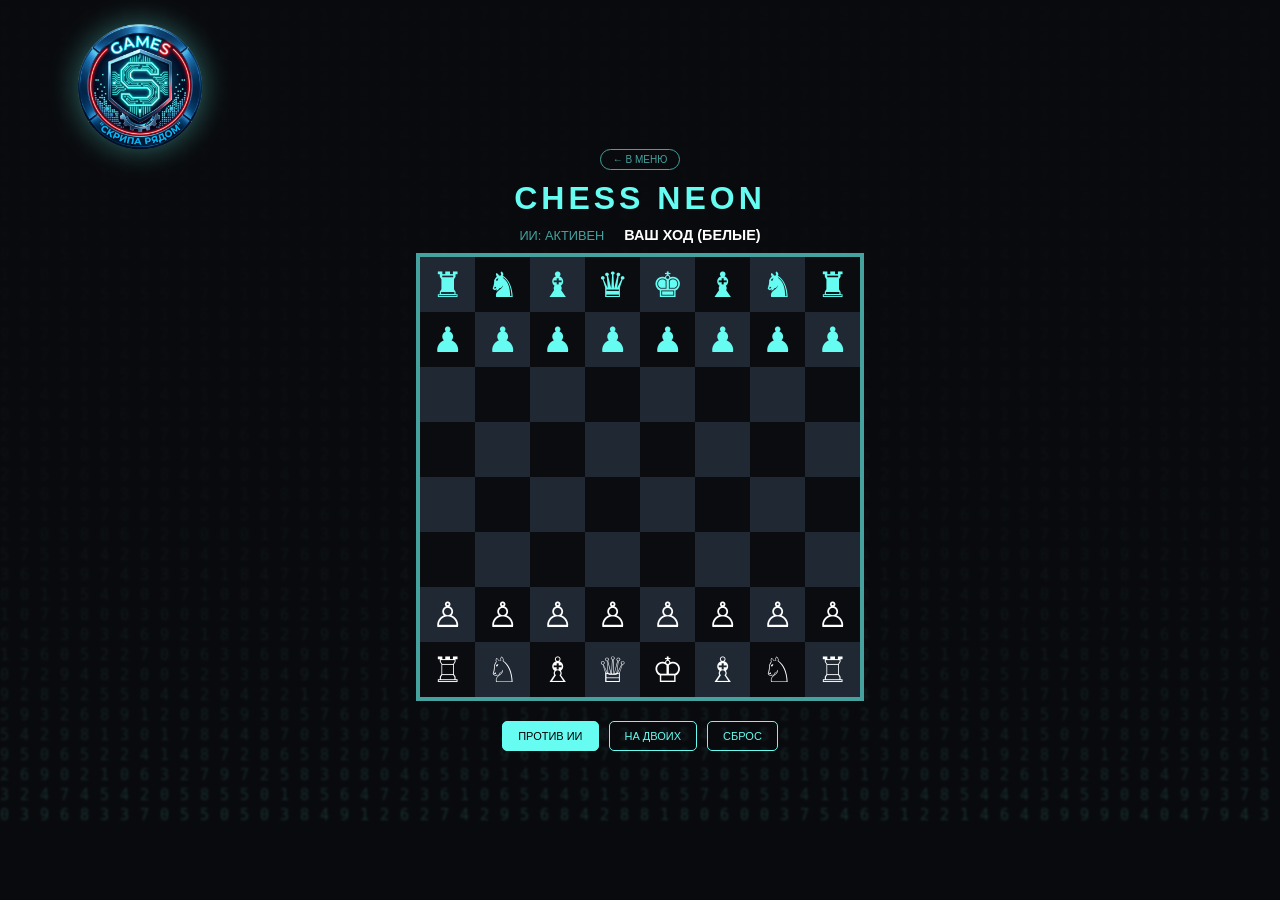
<file: games/chess/index.html>
<!DOCTYPE html>
<html lang="ru">
<head>
    <meta charset="UTF-8">
    <meta name="viewport" content="width=device-width, initial-scale=1.0, maximum-scale=1.0, user-scalable=no">
    <title>СКРИПА РЯДОМ: CHESS NEON</title>
    <style>
        :root { 
            --neon: #66fcf1; 
            --dark-bg: #0b0c10; 
            --cell-white: #1f2833; 
            --cell-black: #0b0c10; 
            --accent: #45a29e;
        }

        * { box-sizing: border-box; }

        body { 
            background: var(--dark-bg); 
            color: var(--neon); 
            font-family: 'Segoe UI', sans-serif; 
            display: flex; 
            flex-direction: column; 
            align-items: center; 
            justify-content: center;
            min-height: 100vh; 
            margin: 0; 
            overflow: hidden;
            touch-action: manipulation;
        }

        /* MATRIX BACKGROUND */
        #bg-canvas {
            position: fixed;
            top: 0;
            left: 0;
            width: 100%;
            height: 100%;
            z-index: -1;
            opacity: 0.15;
            filter: blur(1px);
        }

        /* ШАПКА ДЛЯ ПК */
        .scripa-header-fixed {
            position: absolute;
            top: 20px;
            left: 20px;
            z-index: 100;
        }

        .main-logo-img {
            width: 240px; 
            height: auto;
            display: block;
            filter: drop-shadow(0 0 15px rgba(102, 252, 241, 0.4));
        }

        .header-content {
            text-align: center;
            display: flex;
            flex-direction: column;
            align-items: center;
            gap: 10px;
            margin-bottom: 10px;
            z-index: 1;
        }
        
        .back-btn {
            text-decoration: none; color: var(--accent); border: 1px solid var(--accent);
            padding: 4px 12px; border-radius: 20px; font-size: 10px; text-transform: uppercase;
        }

        .game-title {
            font-size: 2rem;
            font-weight: bold;
            letter-spacing: 4px;
            text-transform: uppercase;
            color: var(--neon);
            margin: 0;
        }

        .game-info { display: flex; gap: 20px; align-items: center; margin-bottom: 10px; z-index: 1; }
        .status { font-weight: bold; color: #fff; text-transform: uppercase; font-size: 0.9rem; }

        /* ДОСКА */
        .board { 
            display: grid; 
            grid-template-columns: repeat(8, 55px); 
            grid-template-rows: repeat(8, 55px); 
            border: 4px solid var(--accent); 
            z-index: 1;
        }

        .cell { 
            width: 100%; height: 100%; display: flex; align-items: center; justify-content: center; 
            font-size: 35px; cursor: pointer; position: relative; user-select: none;
        }
        .cell.white { background: var(--cell-white); }
        .cell.black { background: var(--cell-black); }
        .white-piece { color: #fff; }
        .black-piece { color: var(--neon); }
        .selected { background: rgba(102, 252, 241, 0.3) !important; }
        .valid-dot::after {
            content: ""; width: 12px; height: 12px; background: rgba(102, 252, 241, 0.4); 
            border-radius: 50%; position: absolute;
        }

        .controls { margin-top: 20px; display: flex; gap: 10px; z-index: 1; }
        button {
            background: transparent; color: var(--neon); border: 1px solid var(--neon);
            padding: 8px 15px; border-radius: 5px; cursor: pointer; font-size: 11px; text-transform: uppercase;
        }
        button.active { background: var(--neon); color: #000; }

        /* МОБИЛЬНАЯ АДАПТИВНОСТЬ */
        @media (max-width: 650px) {
            .scripa-header-fixed { display: none !important; } /* ЛОГОТИП УДАЛЕН */
            .header-content { margin-top: 0; }
            .game-title { font-size: 1.5rem; }
            .board { 
                grid-template-columns: repeat(8, 11.8vw); 
                grid-template-rows: repeat(8, 11.8vw); 
            }
            .cell { font-size: 26px; }
            .game-info { flex-direction: column; gap: 5px; }
        }
    </style>
</head>
<body>

<canvas id="bg-canvas"></canvas>

<div class="scripa-header-fixed">
    <a href="../index.html">
        <img src="../assets/logo_games.png" alt="SCRIPA GAMES" class="main-logo-img">
    </a>
</div>

<div class="header-content">
    <a href="../index.html" class="back-btn">← в меню</a>
    <h1 class="game-title">CHESS NEON</h1>
</div>

<div class="game-info">
    <div id="mode-display" style="color: var(--accent); font-size: 0.8rem;">ИИ: АКТИВЕН</div>
    <div class="status" id="status">ВАШ ХОД</div>
</div>

<div id="board" class="board"></div>

<div class="controls">
    <button id="btnAI" class="active" onclick="setMode('AI')">Против ИИ</button>
    <button id="btnPvP" onclick="setMode('PvP')">На двоих</button>
    <button onclick="initGame()">Сброс</button>
</div>

<script>
    // MATRIX BG
    const canvas = document.getElementById('bg-canvas');
    const ctx = canvas.getContext('2d');
    let w = canvas.width = window.innerWidth;
    let h = canvas.height = window.innerHeight;
    const drops = Array(Math.floor(w / 20)).fill(1);

    function drawMatrix() {
        ctx.fillStyle = 'rgba(11, 12, 16, 0.1)';
        ctx.fillRect(0, 0, w, h);
        ctx.fillStyle = '#66fcf1';
        ctx.font = '15px monospace';
        drops.forEach((y, i) => {
            const text = Math.floor(Math.random() * 10);
            ctx.fillText(text, i * 20, y * 20);
            if (y * 20 > h && Math.random() > 0.975) drops[i] = 0;
            drops[i]++;
        });
    }

    // GAME ENGINE
    const icons = { 'r':'♜','n':'♞','b':'♝','q':'♛','k':'♚','p':'♟','R':'♖','N':'♘','B':'♗','Q':'♕','K':'♔','P':'♙' };
    const pieceWeights = { 'p': 10, 'n': 30, 'b': 30, 'r': 50, 'q': 90, 'k': 900 };
    let board = [], turn = 'W', selected = null, mode = 'AI', gameOver = false;

    function initGame() {
        board = [
            ['r','n','b','q','k','b','n','r'],
            ['p','p','p','p','p','p','p','p'],
            ['','','','','','','',''],
            ['','','','','','','',''],
            ['','','','','','','',''],
            ['','','','','','','',''],
            ['P','P','P','P','P','P','P','P'],
            ['R','N','B','Q','K','B','N','R']
        ];
        turn = 'W'; selected = null; gameOver = false;
        document.getElementById('status').innerText = "ВАШ ХОД (БЕЛЫЕ)";
        render();
    }

    function setMode(m) {
        mode = m;
        document.getElementById('btnAI').className = m === 'AI' ? 'active' : '';
        document.getElementById('btnPvP').className = m === 'PvP' ? 'active' : '';
        initGame();
    }

    function render() {
        const boardDiv = document.getElementById('board');
        boardDiv.innerHTML = '';
        const validMoves = selected ? getValidMoves(selected.r, selected.c) : [];

        for (let r = 0; r < 8; r++) {
            for (let c = 0; c < 8; c++) {
                const cell = document.createElement('div');
                cell.className = `cell ${(r + c) % 2 === 0 ? 'white' : 'black'}`;
                const p = board[r][c];
                if (p) {
                    cell.innerText = icons[p];
                    cell.classList.add(p === p.toUpperCase() ? 'white-piece' : 'black-piece');
                }
                if (selected && selected.r === r && selected.c === c) cell.classList.add('selected');
                if (validMoves.some(m => m.r === r && m.c === c)) cell.classList.add('valid-dot');
                cell.onclick = () => handleClick(r, c);
                boardDiv.appendChild(cell);
            }
        }
    }

    function handleClick(r, c) {
        if (gameOver) return;
        const p = board[r][c];
        const isMyPiece = p && (turn === 'W' ? p === p.toUpperCase() : p === p.toLowerCase());

        if (selected) {
            const moves = getValidMoves(selected.r, selected.c);
            const move = moves.find(m => m.r === r && m.c === c);
            if (move) {
                makeMove(selected.r, selected.c, r, c);
                selected = null;
                render();
                if (!gameOver && mode === 'AI' && turn === 'B') setTimeout(aiMove, 500);
                return;
            }
        }
        if (isMyPiece) { selected = {r, c}; render(); }
        else { selected = null; render(); }
    }

    function makeMove(fR, fC, tR, tC) {
        board[tR][tC] = board[fR][fC];
        board[fR][fC] = '';
        if (board[tR][tC] === 'P' && tR === 0) board[tR][tC] = 'Q';
        if (board[tR][tC] === 'p' && tR === 7) board[tR][tC] = 'q';
        turn = turn === 'W' ? 'B' : 'W';
        document.getElementById('status').innerText = turn === 'W' ? "ХОД БЕЛЫХ" : "ХОД ЧЕРНЫХ";
        checkEndGame();
    }

    function getValidMoves(fR, fC) {
        const moves = [];
        for (let tR = 0; tR < 8; tR++) {
            for (let tC = 0; tC < 8; tC++) {
                if (canMove(fR, fC, tR, tC)) {
                    const oldTo = board[tR][tC], oldFrom = board[fR][fC];
                    board[tR][tC] = oldFrom; board[fR][fC] = '';
                    if (!isCheck(oldFrom === oldFrom.toUpperCase() ? 'W' : 'B')) moves.push({r: tR, c: tC});
                    board[fR][fC] = oldFrom; board[tR][tC] = oldTo;
                }
            }
        }
        return moves;
    }

    function canMove(fR, fC, tR, tC) {
        if (fR === tR && fC === tC) return false;
        const p = board[fR][fC].toLowerCase(), isW = board[fR][fC] === board[fR][fC].toUpperCase();
        const target = board[tR][tC];
        if (target !== '' && (target === target.toUpperCase()) === isW) return false;

        const dr = Math.abs(tR - fR), dc = Math.abs(tC - fC);
        const sR = tR > fR ? 1 : tR < fR ? -1 : 0, sC = tC > fC ? 1 : tC < fC ? -1 : 0;

        if (p === 'p') {
            const dir = isW ? -1 : 1;
            if (fC === tC && target === '') {
                if (tR - fR === dir) return true;
                if (tR - fR === 2 * dir && fR === (isW?6:1) && board[fR+dir][fC]==='') return true;
            }
            return (dr === 1 && dc === 1 && target !== '');
        }
        if (p === 'n') return (dr === 2 && dc === 1) || (dr === 1 && dc === 2);
        if (p === 'k') return dr <= 1 && dc <= 1;
        if (p === 'r' || p === 'b' || p === 'q') {
            if (p === 'r' && fR !== tR && fC !== tC) return false;
            if (p === 'b' && dr !== dc) return false;
            if (p === 'q' && dr !== dc && fR !== tR && fC !== tC) return false;
            let cR = fR + sR, cC = fC + sC;
            while (cR !== tR || cC !== tC) { if (board[cR][cC] !== '') return false; cR += sR; cC += sC; }
            return true;
        }
        return false;
    }

    function isCheck(color) {
        let kR, kC, king = color === 'W' ? 'K' : 'k';
        for(let r=0; r<8; r++) for(let c=0; c<8; c++) if(board[r][c] === king) { kR=r; kC=c; }
        for(let r=0; r<8; r++) for(let c=0; c<8; c++) {
            const p = board[r][c];
            if (p && (color === 'W' ? p === p.toLowerCase() : p === p.toUpperCase())) {
                if (canMove(r, c, kR, kC)) return true;
            }
        }
        return false;
    }

    function checkEndGame() {
        let moves = false;
        for(let r=0; r<8; r++) for(let c=0; c<8; c++) {
            const p = board[r][c];
            if (p && (turn === 'W' ? p === p.toUpperCase() : p === p.toLowerCase())) {
                if (getValidMoves(r, c).length > 0) moves = true;
            }
        }
        if (!moves) {
            gameOver = true;
            document.getElementById('status').innerText = isCheck(turn) ? "МАТ!" : "ПАТ!";
        }
    }

    function aiMove() {
        let moves = [];
        for(let r=0; r<8; r++) for(let c=0; c<8; c++) {
            if(board[r][c] && board[r][c] === board[r][c].toLowerCase()) {
                getValidMoves(r, c).forEach(m => {
                    let s = board[m.r][m.c] ? pieceWeights[board[m.r][m.c].toLowerCase()] : 0;
                    moves.push({fR:r, fC:c, tR:m.r, tC:m.c, s});
                });
            }
        }
        if (moves.length) {
            moves.sort((a,b) => b.s - a.s);
            const best = moves.filter(x => x.s === moves[0].s);
            const m = best[Math.floor(Math.random()*best.length)];
            makeMove(m.fR, m.fC, m.tR, m.tC);
            render();
        }
    }

    function animate() { drawMatrix(); requestAnimationFrame(animate); }
    window.onresize = () => { w = canvas.width = window.innerWidth; h = canvas.height = window.innerHeight; render(); };
    
    initGame();
    animate();
</script>
</body>
</html>
</file>
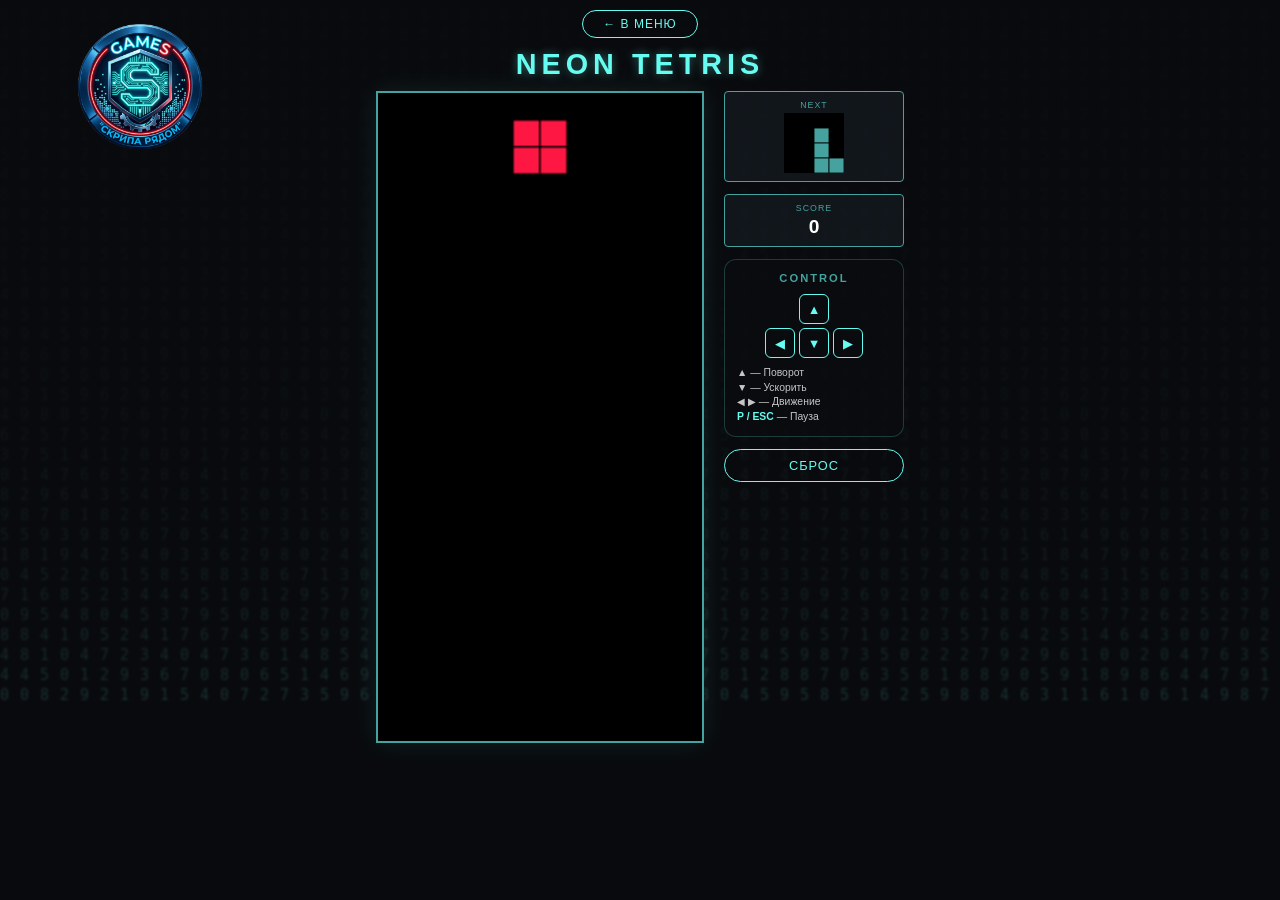
<file: games/tetris/index.html>
<!DOCTYPE html>
<html lang="ru">
<head>
    <meta charset="UTF-8">
    <meta name="viewport" content="width=device-width, initial-scale=1.0, maximum-scale=1.0, user-scalable=no">
    <title>SCRIPA: NEON TETRIS</title>
    <link rel="apple-touch-icon" href="../assets/logo_games.png">
    <link rel="manifest" href="../manifest.json">
    <meta name="theme-color" content="#0b0c10">
    <meta name="apple-mobile-web-app-capable" content="yes">
    
    <style>
        :root { 
            --neon: #66fcf1; 
            --dark-bg: #0b0c10; 
            --accent: #45a29e;
        }

        * { 
            box-sizing: border-box; 
            -webkit-tap-highlight-color: transparent; 
            user-select: none;
        }

        body {
            background: var(--dark-bg);
            color: var(--neon);
            font-family: 'Segoe UI', Tahoma, sans-serif;
            display: flex;
            flex-direction: column;
            align-items: center;
            justify-content: flex-start;
            min-height: 100vh;
            margin: 0;
            padding: 10px;
            overflow: hidden;
            touch-action: none;
        }

        #bg-canvas {
            position: fixed;
            top: 0;
            left: 0;
            width: 100%;
            height: 100%;
            z-index: -1;
            opacity: 0.15;
            filter: blur(1px);
        }

        .scripa-header-fixed {
            position: absolute;
            top: 20px;
            left: 20px;
            z-index: 100;
        }

        .main-logo-img {
            width: 240px;
            height: auto;
            transition: 0.3s;
            image-rendering: -webkit-optimize-contrast;
            display: block;
        }

        .btn-menu {
            border: 1px solid var(--neon);
            background: transparent;
            color: var(--neon);
            border-radius: 50px;
            padding: 6px 20px;
            font-size: 0.75rem;
            cursor: pointer;
            text-transform: uppercase;
            text-decoration: none;
            display: inline-flex;
            align-items: center;
            letter-spacing: 1px;
            margin-bottom: 10px;
            transition: 0.3s;
        }
        .btn-menu:hover { background: rgba(102, 252, 241, 0.1); }

        .game-title {
            font-size: 1.8rem;
            font-weight: bold;
            letter-spacing: 5px;
            text-transform: uppercase;
            color: var(--neon);
            text-shadow: 0 0 10px rgba(102, 252, 241, 0.4);
            margin: 0 0 10px 0;
        }

        .main-container {
            display: flex;
            gap: 20px;
            align-items: flex-start;
            justify-content: center;
            width: 100%;
            max-height: 85vh;
        }

        .game-side { 
            position: relative; 
            border: 2px solid var(--accent); 
            background: rgba(0, 0, 0, 0.8); 
            box-shadow: 0 0 25px rgba(102, 252, 241, 0.1);
        }
        
        canvas#tetris { 
            display: block;
            height: 72vh; 
            width: auto;
            aspect-ratio: 1/2;
        }

        .info-side { 
            display: flex; 
            flex-direction: column; 
            width: 180px; 
            gap: 12px; 
        }

        .info-box { 
            background: rgba(31, 40, 51, 0.4); 
            border: 1px solid var(--accent); 
            padding: 8px; 
            border-radius: 4px; 
            text-align: center; 
        }

        .label { color: var(--accent); font-size: 0.55rem; text-transform: uppercase; letter-spacing: 1px; display: block; margin-bottom: 3px; }
        .value { font-size: 1.2rem; font-weight: bold; color: #fff; }
        canvas#next { width: 60px; height: 60px; margin: 0 auto; display: block; }

        .controls-card {
            border: 1px solid rgba(102, 252, 241, 0.2);
            border-radius: 12px;
            padding: 12px;
            background: rgba(11, 12, 16, 0.6);
        }
        .controls-card h3 { 
            font-size: 0.7rem; color: var(--accent); letter-spacing: 2px; margin: 0 0 10px 0; text-align: center;
        }
        .keys-grid {
            display: grid;
            grid-template-areas: ". up ." "left down right";
            gap: 4px; justify-content: center; margin-bottom: 8px;
        }
        .key-btn {
            width: 30px; height: 30px; border: 1px solid var(--neon); border-radius: 6px;
            display: flex; align-items: center; justify-content: center; color: var(--neon); font-size: 0.8rem;
        }
        .control-legend { font-size: 0.65rem; color: #c5c6c7; line-height: 1.4; }
        .control-legend b { color: var(--neon); }

        .btn-reset {
            border: 1px solid var(--neon);
            background: transparent;
            color: var(--neon);
            border-radius: 50px;
            padding: 8px;
            font-size: 0.8rem;
            cursor: pointer;
            text-transform: uppercase;
            transition: 0.3s;
            width: 100%;
            letter-spacing: 1px;
            margin-bottom: 5px;
        }
        .btn-reset:hover { background: rgba(102, 252, 241, 0.15); box-shadow: 0 0 15px var(--neon); }

        /* Кнопка паузы видна только на мобильных */
        .btn-mobile-pause { display: none; }

        @media (max-width: 768px) {
            .scripa-header-fixed { display: none; }
            .game-title { font-size: 1.2rem; margin-bottom: 5px; }
            .btn-menu { padding: 4px 15px; font-size: 0.7rem; margin-bottom: 5px; }
            .main-container { gap: 10px; }
            canvas#tetris { height: 65vh; } 
            .info-side { width: 95px; gap: 8px; }
            .info-box { padding: 5px; }
            .value { font-size: 0.9rem; }
            canvas#next { width: 45px; height: 45px; }
            .controls-card { padding: 8px; }
            .controls-card h3 { display: none; }
            .keys-grid { gap: 2px; }
            .key-btn { width: 22px; height: 22px; font-size: 0.6rem; }
            .control-legend { font-size: 0.5rem; text-align: center; }
            .btn-reset { font-size: 0.65rem; padding: 6px; }
            .btn-mobile-pause { display: block; }
        }

        #pause-overlay {
            position: absolute; top: 0; left: 0; width: 100%; height: 100%;
            background: rgba(0,0,0,0.85); display: none; flex-direction: column;
            justify-content: center; align-items: center; z-index: 10;
        }
    </style>
</head>
<body>

    <canvas id="bg-canvas"></canvas>

    <div class="scripa-header-fixed">
        <a href="../index.html">
            <img src="../assets/logo_games.png" alt="SCRIPA" class="main-logo-img">
        </a>
    </div>

    <a href="../index.html" class="btn-menu">← В МЕНЮ</a>

    <h1 class="game-title">NEON TETRIS</h1>

    <div class="main-container">
        <div class="game-side" id="game-area">
            <canvas id="tetris" width="240" height="480"></canvas>
            <div id="pause-overlay">
                <h2 style="letter-spacing: 5px;">ПАУЗА</h2>
                <button class="btn-reset" onclick="togglePause()" style="width: auto; padding: 10px 25px;">ПРОДОЛЖИТЬ</button>
            </div>
        </div>

        <div class="info-side">
            <div class="info-box">
                <span class="label">NEXT</span>
                <canvas id="next" width="80" height="80"></canvas>
            </div>
            
            <div class="info-box">
                <span class="label">SCORE</span>
                <div id="score" class="value">0</div>
            </div>

            <div class="controls-card">
                <h3>CONTROL</h3>
                <div class="keys-grid">
                    <div class="key-btn" style="grid-area: up">▲</div>
                    <div class="key-btn" style="grid-area: left">◀</div>
                    <div class="key-btn" style="grid-area: down">▼</div>
                    <div class="key-btn" style="grid-area: right">▶</div>
                </div>
                <div class="control-legend">
                    ▲ — Поворот<br>
                    ▼ — Ускорить<br>
                    ◀ ▶ — Движение<br>
                    <b>P / ESC</b> — Пауза
                </div>
            </div>

            <button class="btn-reset" onclick="resetGame()">СБРОС</button>
            <button class="btn-reset btn-mobile-pause" onclick="togglePause()">ПАУЗА</button>
        </div>
    </div>

    <script>
        // MATRIX BACKGROUND
        const bgCanvas = document.getElementById('bg-canvas');
        const bgCtx = bgCanvas.getContext('2d');
        let width = bgCanvas.width = window.innerWidth;
        let height = bgCanvas.height = window.innerHeight;
        const drops = Array(Math.floor(width / 20)).fill(1);

        function drawBackground() {
            bgCtx.fillStyle = 'rgba(11, 12, 16, 0.1)';
            bgCtx.fillRect(0, 0, width, height);
            bgCtx.fillStyle = '#66fcf1';
            bgCtx.font = '15px monospace';
            for (let i = 0; i < drops.length; i++) {
                const text = Math.floor(Math.random() * 10);
                bgCtx.fillText(text, i * 20, drops[i] * 20);
                if (drops[i] * 20 > height && Math.random() > 0.975) drops[i] = 0;
                drops[i]++;
            }
        }

        // ENGINE
        const canvas = document.getElementById('tetris');
        const context = canvas.getContext('2d');
        const nextCanvas = document.getElementById('next');
        const nextContext = nextCanvas.getContext('2d');

        context.scale(20, 20);
        nextContext.scale(20, 20);

        const colors = [null, '#66fcf1', '#45a29e', '#00e676', '#ff1744', '#ff9100', '#ffea00', '#2979ff'];

        function createPiece(type) {
            if (type === 'I') return [[0,1,0,0],[0,1,0,0],[0,1,0,0],[0,1,0,0]];
            if (type === 'L') return [[0,2,0],[0,2,0],[0,2,2]];
            if (type === 'J') return [[0,3,0],[0,3,0],[3,3,0]];
            if (type === 'O') return [[4,4],[4,4]];
            if (type === 'Z') return [[5,5,0],[0,5,5],[0,0,0]];
            if (type === 'S') return [[0,6,6],[6,6,0],[0,0,0]];
            if (type === 'T') return [[0,7,0],[7,7,7],[0,0,0]];
        }

        const arena = Array.from({length: 24}, () => Array(12).fill(0));
        const player = { pos: {x: 0, y: 0}, matrix: null, next: null, score: 0 };

        function drawMatrix(matrix, offset, ctx) {
            matrix.forEach((row, y) => {
                row.forEach((value, x) => {
                    if (value !== 0) {
                        ctx.fillStyle = colors[value];
                        ctx.fillRect(x + offset.x, y + offset.y, 1, 1);
                        ctx.lineWidth = 0.05; ctx.strokeStyle = '#000';
                        ctx.strokeRect(x + offset.x, y + offset.y, 1, 1);
                    }
                });
            });
        }

        function draw() {
            context.fillStyle = '#000';
            context.fillRect(0, 0, canvas.width, canvas.height);
            drawMatrix(arena, {x: 0, y: 0}, context);
            drawMatrix(player.matrix, player.pos, context);
            nextContext.fillStyle = '#000';
            nextContext.fillRect(0, 0, nextCanvas.width, nextCanvas.height);
            if (player.next) drawMatrix(player.next, {x: 1, y: 1}, nextContext);
        }

        function collide(arena, player) {
            const [m, o] = [player.matrix, player.pos];
            for (let y = 0; y < m.length; ++y) {
                for (let x = 0; x < m[y].length; ++x) {
                    if (m[y][x] !== 0 && (arena[y + o.y] && arena[y + o.y][x + o.x]) !== 0) return true;
                }
            }
            return false;
        }

        function playerRotate() {
            const old = player.matrix;
            player.matrix = player.matrix[0].map((_, i) => player.matrix.map(row => row[i]).reverse());
            if (collide(arena, player)) player.matrix = old;
        }

        function playerDrop() {
            if (paused) return;
            player.pos.y++;
            if (collide(arena, player)) {
                player.pos.y--;
                player.matrix.forEach((row, y) => {
                    row.forEach((value, x) => {
                        if (value !== 0) arena[y + player.pos.y][x + player.pos.x] = value;
                    });
                });
                playerReset();
                sweep();
            }
            dropCounter = 0;
        }

        function sweep() {
            outer: for (let y = arena.length - 1; y > 0; --y) {
                for (let x = 0; x < arena[y].length; ++x) {
                    if (arena[y][x] === 0) continue outer;
                }
                arena.splice(y, 1);
                arena.unshift(new Array(12).fill(0));
                player.score += 10;
                document.getElementById('score').innerText = player.score;
                y++;
            }
        }

        function playerReset() {
            const pcs = 'ILJOTSZ';
            player.matrix = player.next || createPiece(pcs[pcs.length * Math.random() | 0]);
            player.next = createPiece(pcs[pcs.length * Math.random() | 0]);
            player.pos.y = 0;
            player.pos.x = (arena[0].length / 2 | 0) - (player.matrix[0].length / 2 | 0);
            if (collide(arena, player)) { arena.forEach(r => r.fill(0)); player.score = 0; document.getElementById('score').innerText = 0; }
        }

        function resetGame() { arena.forEach(r => r.fill(0)); player.score = 0; document.getElementById('score').innerText = 0; playerReset(); }

        let paused = false;
        function togglePause() { paused = !paused; document.getElementById('pause-overlay').style.display = paused ? 'flex' : 'none'; }

        let dropCounter = 0;
        let lastTime = 0;
        function update(time = 0) {
            if (!paused) {
                const dt = time - lastTime; lastTime = time;
                dropCounter += dt;
                if (dropCounter > 1000) playerDrop();
                draw();
            } else { lastTime = time; }
            drawBackground();
            requestAnimationFrame(update);
        }

        // PC CONTROL
        window.addEventListener('keydown', e => {
            if (paused && ![80, 27].includes(e.keyCode)) return;
            if (e.keyCode === 37) { player.pos.x--; if(collide(arena, player)) player.pos.x++; }
            if (e.keyCode === 39) { player.pos.x++; if(collide(arena, player)) player.pos.x--; }
            if (e.keyCode === 40) playerDrop();
            if (e.keyCode === 38) playerRotate();
            if ([80, 27, 32].includes(e.keyCode)) togglePause();
        });

        // SENSOR + ANTI-CHAOS (FIXED)
        let lastX, lastY, startX, startY, startTime;
        let lockDirection = null; // null, 'horizontal', 'vertical'
        const gameArea = document.getElementById('game-area');

        gameArea.addEventListener('touchstart', e => { 
            startX = lastX = e.touches[0].clientX; 
            startY = lastY = e.touches[0].clientY; 
            startTime = Date.now();
            lockDirection = null; 
            if (!paused) e.preventDefault(); 
        }, {passive:false});

        gameArea.addEventListener('touchmove', e => {
            if (paused) return;
            e.preventDefault();
            const curX = e.touches[0].clientX;
            const curY = e.touches[0].clientY;
            
            const totalDiffX = curX - startX;
            const totalDiffY = curY - startY;
            const diffX = curX - lastX;
            const diffY = curY - lastY;

            // Определение мертвой зоны и фиксация направления
            if (lockDirection === null) {
                if (Math.abs(totalDiffX) > 10 || Math.abs(totalDiffY) > 10) {
                    if (Math.abs(totalDiffY) > Math.abs(totalDiffX) * 1.5) {
                        lockDirection = 'vertical';
                    } else if (Math.abs(totalDiffX) > Math.abs(totalDiffY) * 1.2) {
                        lockDirection = 'horizontal';
                    }
                }
            }

            // Движение только по заблокированной оси
            if (lockDirection === 'horizontal') {
                if (Math.abs(diffX) > 15) {
                    if (diffX > 0) { player.pos.x++; if(collide(arena, player)) player.pos.x--; }
                    else { player.pos.x--; if(collide(arena, player)) player.pos.x++; }
                    lastX = curX;
                }
            } else if (lockDirection === 'vertical') {
                if (diffY > 20) {
                    playerDrop();
                    lastY = curY;
                }
            }
        }, {passive:false});

        gameArea.addEventListener('touchend', e => {
            if (paused) return;
            const dist = Math.sqrt(Math.pow(e.changedTouches[0].clientX - startX, 2) + Math.pow(e.changedTouches[0].clientY - startY, 2));
            if (Date.now() - startTime < 150 && dist < 8) playerRotate();
            e.preventDefault();
        }, {passive:false});

        window.addEventListener('resize', () => { width = bgCanvas.width = window.innerWidth; height = bgCanvas.height = window.innerHeight; });
        playerReset();
        update();
    </script>
</body>
</html>
</file>
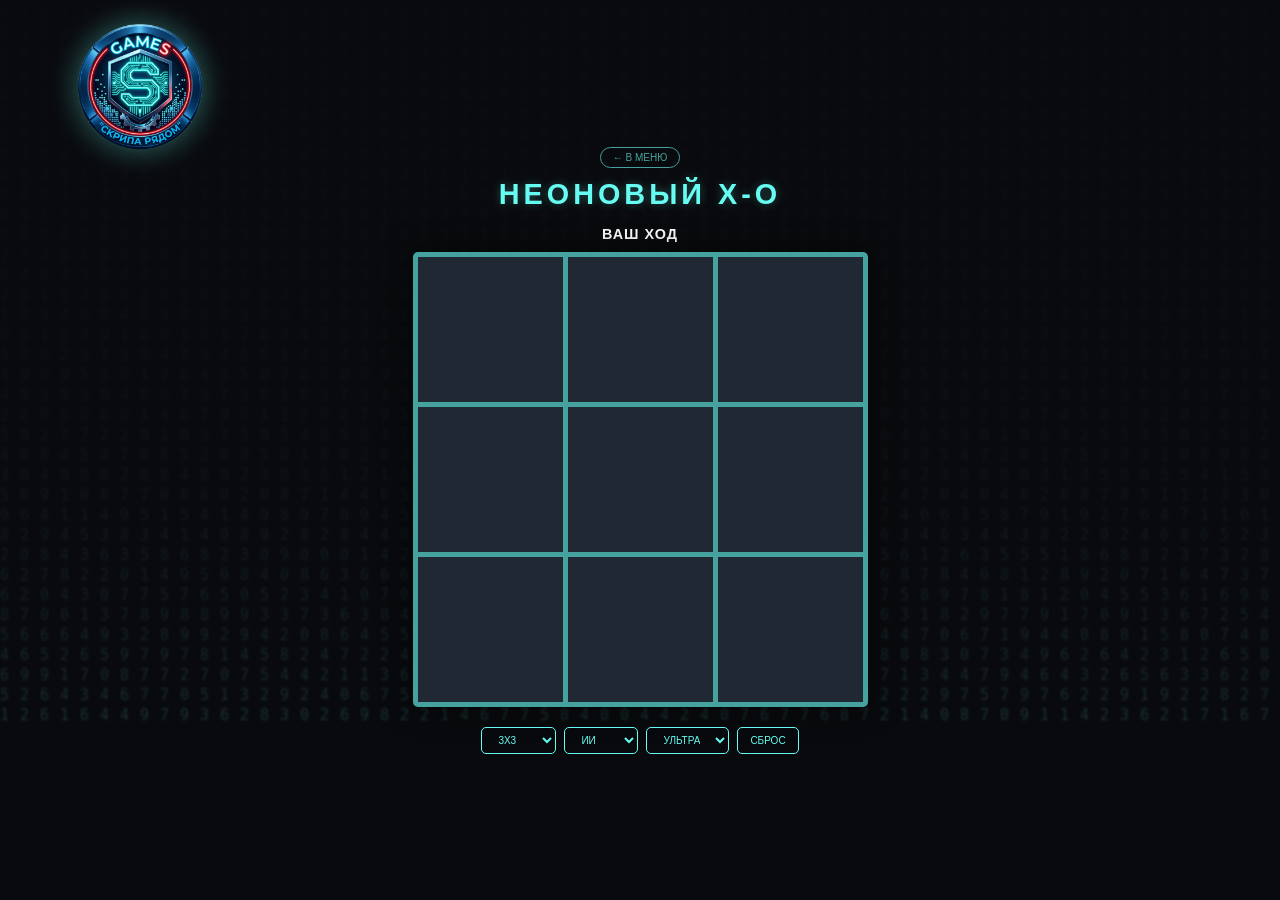
<file: games/tictactoe/index.html>
<!DOCTYPE html>
<html lang="ru">
<head>
    <meta charset="UTF-8">
    <meta name="viewport" content="width=device-width, initial-scale=1.0, maximum-scale=1.0, user-scalable=no">
    <title>СКРИПА РЯДОМ: TIC-TAC-TOE</title>
    <style>
        :root { 
            --neon: #66fcf1; 
            --dark-bg: #0b0c10; 
            --cell-bg: #1f2833; 
            --accent: #45a29e;
            --x-color: #66fcf1;
            --o-color: #ff4422;
        }

        * { box-sizing: border-box; }

        body { 
            background: var(--dark-bg); 
            color: var(--neon); 
            font-family: 'Segoe UI', sans-serif; 
            display: flex; 
            flex-direction: column; 
            align-items: center; 
            justify-content: center; /* Центрируем, чтобы окно не проваливалось */
            height: 100vh; 
            margin: 0; 
            overflow: hidden; 
            touch-action: manipulation;
        }

        /* MATRIX BACKGROUND */
        #bg-canvas {
            position: fixed;
            top: 0;
            left: 0;
            width: 100%;
            height: 100%;
            z-index: -1;
            opacity: 0.15;
            filter: blur(1px);
        }

        /* УНИВЕРСАЛЬНАЯ ШАПКА SCRIPA */
        .scripa-header-fixed {
            position: absolute;
            top: 20px;
            left: 20px;
            z-index: 100;
        }

        .main-logo-img {
            width: 240px; 
            height: auto;
            display: block;
            filter: drop-shadow(0 0 15px rgba(102, 252, 241, 0.4));
            transition: 0.3s;
            image-rendering: -webkit-optimize-contrast;
        }
        .main-logo-img:hover { filter: drop-shadow(0 0 25px var(--neon)); opacity: 0.9; }

        .header-content {
            text-align: center;
            display: flex;
            flex-direction: column;
            align-items: center;
            gap: 10px;
            margin-bottom: 15px;
            z-index: 1;
        }

        .back-btn {
            text-decoration: none; color: var(--accent); border: 1px solid var(--accent);
            padding: 4px 12px; border-radius: 20px; font-size: 10px; text-transform: uppercase; transition: 0.3s;
        }
        .back-btn:hover { color: var(--neon); border-color: var(--neon); box-shadow: 0 0 10px var(--neon); }

        .game-title {
            font-size: 1.8rem;
            font-weight: bold;
            letter-spacing: 4px;
            text-transform: uppercase;
            color: var(--neon);
            text-shadow: 0 0 10px rgba(102, 252, 241, 0.3);
            margin: 0;
        }

        .status { font-weight: bold; letter-spacing: 1px; color: #fff; text-transform: uppercase; font-size: 0.9rem; margin-bottom: 10px; z-index: 1; }

        /* ИГРОВОЕ ПОЛЕ */
        .board { 
            display: grid;
            gap: 5px;
            background: var(--accent);
            padding: 5px;
            border-radius: 5px;
            box-shadow: 0 0 30px rgba(0,0,0,0.5);
            z-index: 1;
        }

        .cell { 
            background: var(--cell-bg);
            display: flex; align-items: center; justify-content: center; 
            cursor: pointer; transition: 0.2s;
        }
        .cell:hover { background: #2a3541; }
        .cell.taken { cursor: default; }

        .symbol { width: 70%; height: 70%; pointer-events: none; }
        
        .controls { margin-top: 20px; display: flex; gap: 8px; flex-wrap: wrap; justify-content: center; z-index: 1; }
        
        button, select {
            background: transparent; color: var(--neon); border: 1px solid var(--neon);
            padding: 6px 12px; border-radius: 5px; cursor: pointer; font-size: 10px; 
            text-transform: uppercase; transition: 0.3s; font-family: inherit; outline: none;
        }
        button:hover, select:hover { background: var(--neon); color: #000; box-shadow: 0 0 10px var(--neon); }
        select option { background: var(--dark-bg); color: var(--neon); }
        
        @media (max-width: 600px) {
            .scripa-header-fixed { display: none; } /* Убираем логотип на мобильных */
            .game-title { font-size: 1.4rem; }
            .header-content { margin-top: -20px; } /* Поднимаем выше на мобильных */
        }
    </style>
</head>
<body>

<canvas id="bg-canvas"></canvas>

<div class="scripa-header-fixed">
    <a href="../index.html">
        <img src="../assets/logo_games.png" alt="SCRIPA GAMES" class="main-logo-img">
    </a>
</div>

<div class="header-content">
    <a href="../index.html" class="back-btn">← в меню</a>
    <h1 class="game-title">НЕОНОВЫЙ X-O</h1>
</div>

<div class="status" id="status">ВАШ ХОД</div>

<div id="board" class="board"></div>

<div class="controls">
    <select id="size-select" onchange="resetGame()">
        <option value="3">3x3</option>
        <option value="5">5x5</option>
        <option value="10">10x10</option>
    </select>
    <select id="mode-select" onchange="resetGame()">
        <option value="ai">ИИ</option>
        <option value="pvp">ДВОЕ</option>
    </select>
    <select id="diff-select">
        <option value="ultra" selected>УЛЬТРА</option>
        <option value="easy">ЛЕГКО</option>
    </select>
    <button onclick="resetGame()">Сброс</button>
</div>

<script>
    const bgCanvas = document.getElementById('bg-canvas');
    const bgCtx = bgCanvas.getContext('2d');
    let bgW = bgCanvas.width = window.innerWidth;
    let bgH = bgCanvas.height = window.innerHeight;
    const drops = Array(Math.floor(bgW / 20)).fill(1);

    function drawBackground() {
        bgCtx.fillStyle = 'rgba(11, 12, 16, 0.1)';
        bgCtx.fillRect(0, 0, bgW, bgH);
        bgCtx.fillStyle = '#66fcf1';
        bgCtx.font = '15px monospace';
        for (let i = 0; i < drops.length; i++) {
            const text = Math.floor(Math.random() * 10);
            bgCtx.fillText(text, i * 20, drops[i] * 20);
            if (drops[i] * 20 > bgH && Math.random() > 0.975) drops[i] = 0;
            drops[i]++;
        }
    }

    let boardState = [];
    let size = 3;
    let winNeed = 3;
    let turn = 'X';
    let active = true;

    function resetGame() {
        size = parseInt(document.getElementById('size-select').value);
        winNeed = size === 3 ? 3 : 5;
        boardState = Array(size * size).fill(null);
        turn = 'X';
        active = true;
        document.getElementById('status').innerText = "ВАШ ХОД";
        buildBoard();
    }

    function buildBoard() {
        const container = document.getElementById('board');
        const availableHeight = window.innerHeight - 250;
        const availableWidth = window.innerWidth - 40;
        const boardSize = Math.min(availableWidth, availableHeight, 450);
        const cellSize = (boardSize / size) - 5;
        
        container.style.gridTemplateColumns = `repeat(${size}, ${cellSize}px)`;
        container.style.gridTemplateRows = `repeat(${size}, ${cellSize}px)`;
        container.innerHTML = '';

        for (let i = 0; i < size * size; i++) {
            const cell = document.createElement('div');
            cell.className = 'cell';
            cell.dataset.index = i;
            cell.onclick = () => handleMove(i);
            container.appendChild(cell);
        }
    }

    function handleMove(i) {
        if (!active || boardState[i]) return;
        makeMove(i, turn);
        if (checkWin(i)) { endGame(turn === 'X' ? "ПОБЕДА X!" : "ПОБЕДА O!"); return; }
        if (!boardState.includes(null)) { endGame("НИЧЬЯ"); return; }
        turn = turn === 'X' ? 'O' : 'X';
        document.getElementById('status').innerText = turn === 'X' ? "ХОД X" : "ХОД O";
        if (active && turn === 'O' && document.getElementById('mode-select').value === 'ai') {
            setTimeout(aiMove, 500);
        }
    }

    function makeMove(i, symbol) {
        boardState[i] = symbol;
        const cell = document.querySelector(`[data-index='${i}']`);
        cell.classList.add('taken');
        const color = symbol === 'X' ? 'var(--x-color)' : 'var(--o-color)';
        cell.innerHTML = symbol === 'X' 
            ? `<svg class="symbol" viewBox="0 0 100 100"><path d="M25 25 L75 75 M75 25 L25 75" stroke="${color}" stroke-width="12" stroke-linecap="round"/></svg>`
            : `<svg class="symbol" viewBox="0 0 100 100"><circle cx="50" cy="50" r="30" stroke="${color}" stroke-width="12" fill="none"/></svg>`;
    }

    function aiMove() {
        const diff = document.getElementById('diff-select').value;
        let index;
        if (diff === 'easy') {
            let empty = boardState.map((v, i) => v === null ? i : null).filter(v => v !== null);
            index = empty[Math.floor(Math.random() * empty.length)];
        } else {
            index = findBestMove('O') || findBestMove('X') || boardState.indexOf(null);
        }
        if (index !== -1) handleMove(index);
    }

    function findBestMove(sym) {
        for (let i = 0; i < boardState.length; i++) {
            if (!boardState[i]) {
                boardState[i] = sym;
                if (checkWin(i)) { boardState[i] = null; return i; }
                boardState[i] = null;
            }
        }
        return null;
    }

    function checkWin(idx) {
        const r = Math.floor(idx / size), c = idx % size, sym = boardState[idx];
        const dirs = [[0,1],[1,0],[1,1],[1,-1]];
        for (let [dr, dc] of dirs) {
            let count = 1;
            for (let step = 1; step < winNeed; step++) {
                let nr = r + dr * step, nc = c + dc * step;
                if (nr >= 0 && nr < size && nc >= 0 && nc < size && boardState[nr * size + nc] === sym) count++; else break;
            }
            for (let step = 1; step < winNeed; step++) {
                let nr = r - dr * step, nc = c - dc * step;
                if (nr >= 0 && nr < size && nc >= 0 && nc < size && boardState[nr * size + nc] === sym) count++; else break;
            }
            if (count >= winNeed) return true;
        }
        return false;
    }

    function endGame(msg) { active = false; document.getElementById('status').innerText = msg; }

    function animate() { drawBackground(); requestAnimationFrame(animate); }

    window.onresize = () => {
        bgW = bgCanvas.width = window.innerWidth;
        bgH = bgCanvas.height = window.innerHeight;
        buildBoard();
    };

    resetGame();
    animate();
</script>
</body>
</html>
</file>
